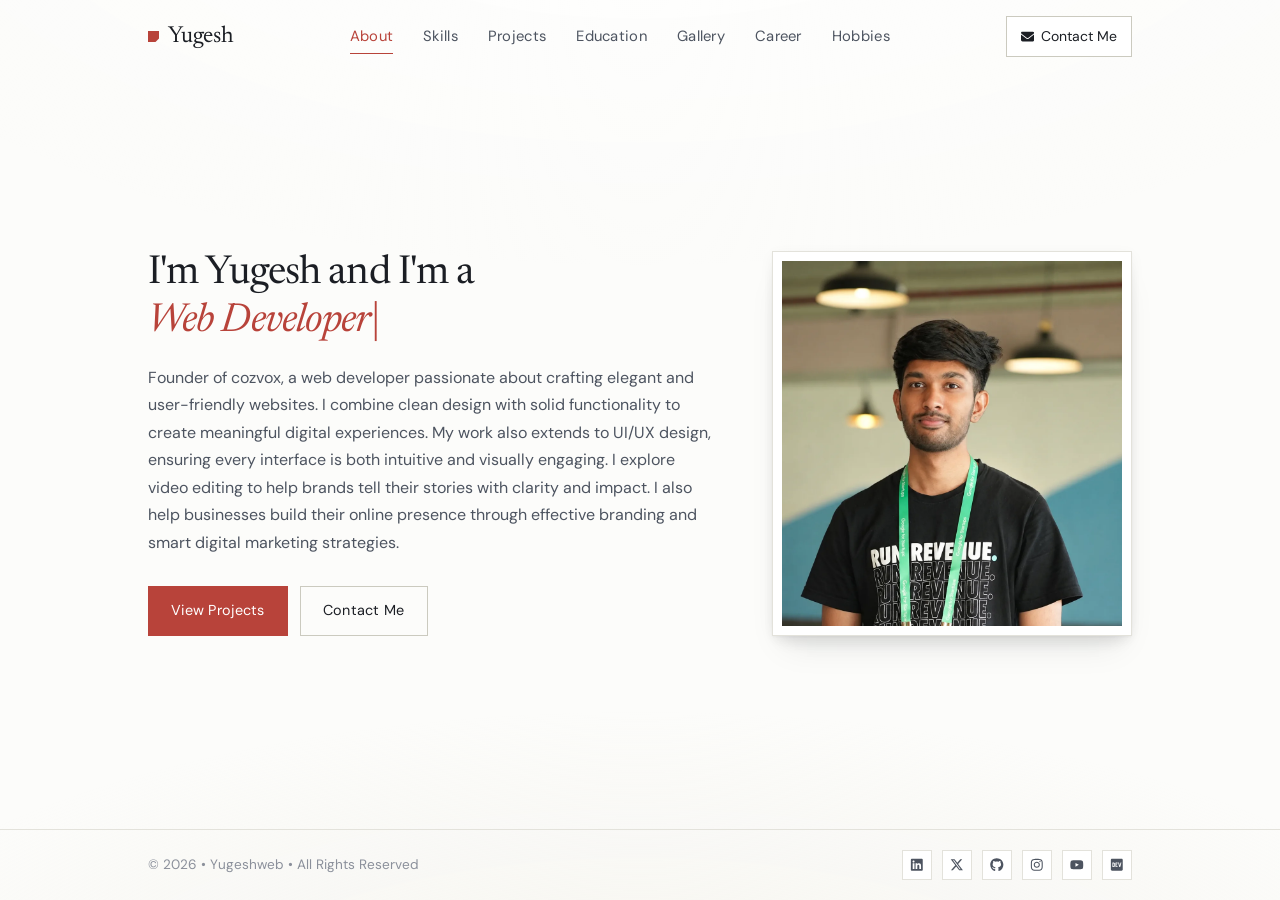
<file: index.html>
<!DOCTYPE html>
<html lang="en">

<head>
    <meta charset="utf-8">
    <meta name="viewport" content="width=device-width, initial-scale=1">
    <title>Yugesh K — Web Developer & UI/UX Designer</title>
    <meta name="description" content="Yugesh K is a web developer, UI/UX designer and cybersecurity enthusiast in Bengaluru, India. Founder of cozvox, building elegant and user-friendly digital experiences.">
    <meta name="author" content="Yugesh K">
    <meta name="theme-color" content="#fcfcfa">
    <link rel="canonical" href="https://yugeshweb.com/">

    <meta property="og:type" content="profile">
    <meta property="og:site_name" content="Yugesh K">
    <meta property="og:title" content="Yugesh K — Web Developer & UI/UX Designer">
    <meta property="og:description" content="Web developer, UI/UX designer and cybersecurity enthusiast in Bengaluru. Founder of cozvox.">
    <meta property="og:url" content="https://yugeshweb.com/">
    <meta property="og:image" content="https://yugeshweb.com/Assets/yugesh.jpg">
    <meta property="og:image:alt" content="Portrait of Yugesh K">
    <meta property="og:locale" content="en_US">
    <meta name="twitter:card" content="summary_large_image">
    <meta name="twitter:site" content="@yugeshweb">
    <meta name="twitter:creator" content="@yugeshweb">
    <link rel="preload" href="/Assets/fonts/newsreader-normal-400-latin.woff2" as="font" type="font/woff2" crossorigin>
    <link rel="preload" href="/Assets/fonts/dmsans-normal-400-latin.woff2" as="font" type="font/woff2" crossorigin>
    <link rel="stylesheet" href="/SRC/style/style.css">
    <link rel="icon" href="/Assets/favicons/favicon.png" type="image/png" sizes="48x48">
    <link rel="apple-touch-icon" href="/Assets/favicons/apple-touch-icon.png">
<script type="application/ld+json">
    {
      "@context": "https://schema.org",
      "@graph": [
        {
          "@type": "Person",
          "@id": "https://yugeshweb.com/#person",
          "name": "Yugesh K",
          "alternateName": "yugeshweb",
          "url": "https://yugeshweb.com/",
          "image": "https://yugeshweb.com/Assets/yugesh.jpg",
          "jobTitle": "Web Developer",
          "description": "Web developer, UI/UX designer and cybersecurity enthusiast based in Bengaluru, India. Founder of cozvox.",
          "email": "mailto:yugeshweb@gmail.com",
          "nationality": {
            "@type": "Country",
            "name": "India"
          },
          "address": {
            "@type": "PostalAddress",
            "addressLocality": "Bengaluru",
            "addressRegion": "Karnataka",
            "addressCountry": "IN"
          },
          "worksFor": {
            "@type": "Organization",
            "name": "cozvox",
            "url": "https://cozvox.com"
          },
          "alumniOf": [
            {
              "@type": "CollegeOrUniversity",
              "name": "Dayananda Sagar College Of Engineering"
            },
            {
              "@type": "EducationalOrganization",
              "name": "ST. Claret Pre University College"
            },
            {
              "@type": "EducationalOrganization",
              "name": "MES Kishore Kendra Public School"
            }
          ],
          "knowsAbout": [
            "Web Development",
            "React",
            "Next.js",
            "JavaScript",
            "Node.js",
            "Python",
            "Tailwind CSS",
            "UI/UX Design",
            "Figma",
            "Video Editing",
            "Cybersecurity",
            "Digital Marketing"
          ],
          "sameAs": [
            "https://www.linkedin.com/in/yugeshweb",
            "https://github.com/yugeshweb",
            "https://x.com/yugeshweb",
            "https://www.instagram.com/yugeshweb",
            "https://www.youtube.com/@yugeshweb",
            "https://www.facebook.com/yugeshweb",
            "https://www.reddit.com/user/yugeshweb/",
            "https://in.pinterest.com/yugeshweb",
            "https://medium.com/@yugeshweb",
            "https://www.snapchat.com/add/yugeshweb",
            "https://www.threads.net/@yugeshweb",
            "https://tiktok.com/yugeshweb",
            "https://www.quora.com/profile/yugeshweb",
            "https://dev.to/yugeshweb",
            "https://hashnode.com/@yugeshweb",
            "https://devrant.com/users/yugeshweb",
            "https://gitlab.com/yugeshweb",
            "https://stackoverflow.com/users/30959328/yugeshweb",
            "https://codepen.io/yugeshweb",
            "https://replit.com/@yugeshweb",
            "https://dribbble.com/yugeshweb",
            "https://www.producthunt.com/@yugeshweb",
            "https://peerlist.io/yugeshweb",
            "https://openprofile.dev/profile/yugeshweb",
            "https://wellfound.com/u/yugeshweb",
            "https://www.credly.com/users/yugeshweb",
            "https://g.dev/yugeshweb",
            "https://leetcode.com/u/yugeshweb",
            "https://www.geeksforgeeks.org/user/yugeshweb",
            "https://www.hackerrank.com/profile/yugeshweb",
            "https://www.codechef.com/users/yugeshweb",
            "https://www.hackerearth.com/@yugeshweb",
            "https://www.kaggle.com/yugeshweb",
            "https://tryhackme.com/p/yugeshweb",
            "https://play.picoctf.org/users/yugeshweb",
            "https://cyberdefenders.org/p/yugeshweb",
            "https://app.letsdefend.io/user/yugeshweb",
            "https://arena.colosseum.org/profiles/yugeshweb",
            "https://www.twitch.tv/yugeshweb",
            "https://www.fiverr.com/yugeshweb",
            "https://www.freelancer.com/u/yugeshweb",
            "https://discord.com/users/yugeshweb",
            "https://lu.ma/user/yugeshweb",
            "https://www.chess.com/member/yugeshweb",
            "https://g.co/kgs/Ro3tGih"
          ]
        },
        {
          "@type": "WebSite",
          "@id": "https://yugeshweb.com/#website",
          "url": "https://yugeshweb.com/",
          "name": "Yugesh K",
          "description": "Portfolio of Yugesh K — web developer, UI/UX designer and cybersecurity enthusiast.",
          "inLanguage": "en",
          "publisher": {
            "@id": "https://yugeshweb.com/#person"
          }
        },
        {
          "@type": "ProfilePage",
          "@id": "https://yugeshweb.com/#webpage",
          "url": "https://yugeshweb.com/",
          "name": "Yugesh K — Web Developer & UI/UX Designer",
          "isPartOf": {
            "@id": "https://yugeshweb.com/#website"
          },
          "about": {
            "@id": "https://yugeshweb.com/#person"
          },
          "mainEntity": {
            "@id": "https://yugeshweb.com/#person"
          },
          "inLanguage": "en"
        }
      ]
    }
    </script>

</head>

<body>

    <header class="header" id="header">
        <a href="/" class="logo"><span class="main-icon"></span><span>Yugesh</span></a>

        <div class="navbar">
            <a href="/" class="active">About</a>
            <a href="/skills">Skills</a>
            <a href="/projects">Projects</a>
            <a href="/education">Education</a>
            <a href="/gallery">Gallery</a>
            <a href="/career">Career</a>
            <a href="/hobbies">Hobbies</a>

        </div>

        <div class="main">
            <a href="/contact" class="user main-items"><svg class="cm-icon" xmlns="http://www.w3.org/2000/svg" viewBox="0 0 512 512" width="1em" height="1em" fill="currentColor" aria-hidden="true" focusable="false"><path d="M48 64C21.5 64 0 85.5 0 112c0 15.1 7.1 29.3 19.2 38.4L236.8 313.6c11.4 8.5 27 8.5 38.4 0L492.8 150.4c12.1-9.1 19.2-23.3 19.2-38.4c0-26.5-21.5-48-48-48L48 64zM0 176L0 384c0 35.3 28.7 64 64 64l384 0c35.3 0 64-28.7 64-64l0-208L294.4 339.2c-22.8 17.1-54 17.1-76.8 0L0 176z"/></svg>Contact
                Me</a>
            <div class="main-items menu-icon-container" id="menu-icon-js">
                <div class="menu-bars" id="menu-icon" aria-hidden="true"><span></span><span></span><span></span></div>
            </div>
        </div>
    </header>

    <div class="page">
        <main class="about" id="about">
            <div class="about-content">
                <div class="column right">
                    <img src="/Assets/yugesh.webp" alt="Yugesh K" width="1254" height="1254" decoding="async">
                </div>
                <div class="column left">
                    <h1 class="text"><span class="text-lead">I'm Yugesh and I'm a</span><span class="text-role"><span id="typed" class="iAm"></span></span></h1>
                    <p>
                        Founder of cozvox, a web developer passionate about crafting elegant and user-friendly websites.
                        I combine clean design with solid functionality to create meaningful digital experiences.
                        My work also extends to UI/UX design, ensuring every interface is both intuitive and visually
                        engaging.
                        I explore video editing to help brands tell their stories with clarity and impact.
                        I also help businesses build their online presence through effective branding and smart digital
                        marketing strategies.

                    </p>
                    <div class="buttons">
                        <a href="/projects">View Projects</a>
                        <a href="/contact" class="cm-button">Contact Me</a>
                    </div>
                </div>
            </div>
        </main>

        <footer class="footer">
            <div class="left">
                &copy; 2026 • Yugeshweb • All Rights Reserved
            </div>
            <div class="right">

                <div class="social"><a href="https://www.linkedin.com/in/yugeshweb" target="_blank" rel="noopener noreferrer" aria-label="LinkedIn"><svg xmlns="http://www.w3.org/2000/svg" viewBox="0 0 448 512" width="1em" height="1em" fill="currentColor" aria-hidden="true" focusable="false"><path d="M416 32L31.9 32C14.3 32 0 46.5 0 64.3L0 447.7C0 465.5 14.3 480 31.9 480L416 480c17.6 0 32-14.5 32-32.3l0-383.4C448 46.5 433.6 32 416 32zM135.4 416l-66 0 0-213.8 66.5 0 0 213.8-.5 0zm-33.2-243c-21.3 0-38.5-17.3-38.5-38.5S80.9 96 102.2 96c21.2 0 38.5 17.3 38.5 38.5c0 21.3-17.2 38.5-38.5 38.5zm282.1 243l-66.4 0 0-104c0-24.8-.5-56.7-34.5-56.7c-34.6 0-39.9 27-39.9 54.9l0 105.8-66.4 0 0-213.8 63.7 0 0 29.2 .9 0c8.9-16.8 30.6-34.5 62.9-34.5c67.2 0 79.7 44.3 79.7 101.9l0 117.2z"/></svg></a></div>
                <div class="social"><a href="https://x.com/yugeshweb" target="_blank" rel="noopener noreferrer" aria-label="X (Twitter)"><svg xmlns="http://www.w3.org/2000/svg" viewBox="0 0 512 512" width="1em" height="1em" fill="currentColor" aria-hidden="true" focusable="false"><path d="M389.2 48h70.6L305.6 224.2 487 464H345L233.7 318.6 106.5 464H35.8L200.7 275.5 26.8 48H172.4L272.9 180.9 389.2 48zM364.4 421.8h39.1L151.1 88h-42L364.4 421.8z"/></svg></a></div>
                <div class="social"><a href="https://github.com/yugeshweb" target="_blank" rel="noopener noreferrer" aria-label="GitHub"><svg xmlns="http://www.w3.org/2000/svg" viewBox="0 0 496 512" width="1em" height="1em" fill="currentColor" aria-hidden="true" focusable="false"><path d="M165.9 397.4c0 2-2.3 3.6-5.2 3.6-3.3 .3-5.6-1.3-5.6-3.6 0-2 2.3-3.6 5.2-3.6 3-.3 5.6 1.3 5.6 3.6zm-31.1-4.5c-.7 2 1.3 4.3 4.3 4.9 2.6 1 5.6 0 6.2-2s-1.3-4.3-4.3-5.2c-2.6-.7-5.5 .3-6.2 2.3zm44.2-1.7c-2.9 .7-4.9 2.6-4.6 4.9 .3 2 2.9 3.3 5.9 2.6 2.9-.7 4.9-2.6 4.6-4.6-.3-1.9-3-3.2-5.9-2.9zM244.8 8C106.1 8 0 113.3 0 252c0 110.9 69.8 205.8 169.5 239.2 12.8 2.3 17.3-5.6 17.3-12.1 0-6.2-.3-40.4-.3-61.4 0 0-70 15-84.7-29.8 0 0-11.4-29.1-27.8-36.6 0 0-22.9-15.7 1.6-15.4 0 0 24.9 2 38.6 25.8 21.9 38.6 58.6 27.5 72.9 20.9 2.3-16 8.8-27.1 16-33.7-55.9-6.2-112.3-14.3-112.3-110.5 0-27.5 7.6-41.3 23.6-58.9-2.6-6.5-11.1-33.3 2.6-67.9 20.9-6.5 69 27 69 27 20-5.6 41.5-8.5 62.8-8.5s42.8 2.9 62.8 8.5c0 0 48.1-33.6 69-27 13.7 34.7 5.2 61.4 2.6 67.9 16 17.7 25.8 31.5 25.8 58.9 0 96.5-58.9 104.2-114.8 110.5 9.2 7.9 17 22.9 17 46.4 0 33.7-.3 75.4-.3 83.6 0 6.5 4.6 14.4 17.3 12.1C428.2 457.8 496 362.9 496 252 496 113.3 383.5 8 244.8 8zM97.2 352.9c-1.3 1-1 3.3 .7 5.2 1.6 1.6 3.9 2.3 5.2 1 1.3-1 1-3.3-.7-5.2-1.6-1.6-3.9-2.3-5.2-1zm-10.8-8.1c-.7 1.3 .3 2.9 2.3 3.9 1.6 1 3.6 .7 4.3-.7 .7-1.3-.3-2.9-2.3-3.9-2-.6-3.6-.3-4.3 .7zm32.4 35.6c-1.6 1.3-1 4.3 1.3 6.2 2.3 2.3 5.2 2.6 6.5 1 1.3-1.3 .7-4.3-1.3-6.2-2.2-2.3-5.2-2.6-6.5-1zm-11.4-14.7c-1.6 1-1.6 3.6 0 5.9s4.3 3.3 5.6 2.3c1.6-1.3 1.6-3.9 0-6.2-1.4-2.3-4-3.3-5.6-2z"/></svg></a></div>
                <div class="social"><a href="https://www.instagram.com/yugeshweb" target="_blank" rel="noopener noreferrer" aria-label="Instagram"><svg xmlns="http://www.w3.org/2000/svg" viewBox="0 0 448 512" width="1em" height="1em" fill="currentColor" aria-hidden="true" focusable="false"><path d="M224.1 141c-63.6 0-114.9 51.3-114.9 114.9s51.3 114.9 114.9 114.9S339 319.5 339 255.9 287.7 141 224.1 141zm0 189.6c-41.1 0-74.7-33.5-74.7-74.7s33.5-74.7 74.7-74.7 74.7 33.5 74.7 74.7-33.6 74.7-74.7 74.7zm146.4-194.3c0 14.9-12 26.8-26.8 26.8-14.9 0-26.8-12-26.8-26.8s12-26.8 26.8-26.8 26.8 12 26.8 26.8zm76.1 27.2c-1.7-35.9-9.9-67.7-36.2-93.9-26.2-26.2-58-34.4-93.9-36.2-37-2.1-147.9-2.1-184.9 0-35.8 1.7-67.6 9.9-93.9 36.1s-34.4 58-36.2 93.9c-2.1 37-2.1 147.9 0 184.9 1.7 35.9 9.9 67.7 36.2 93.9s58 34.4 93.9 36.2c37 2.1 147.9 2.1 184.9 0 35.9-1.7 67.7-9.9 93.9-36.2 26.2-26.2 34.4-58 36.2-93.9 2.1-37 2.1-147.8 0-184.8zM398.8 388c-7.8 19.6-22.9 34.7-42.6 42.6-29.5 11.7-99.5 9-132.1 9s-102.7 2.6-132.1-9c-19.6-7.8-34.7-22.9-42.6-42.6-11.7-29.5-9-99.5-9-132.1s-2.6-102.7 9-132.1c7.8-19.6 22.9-34.7 42.6-42.6 29.5-11.7 99.5-9 132.1-9s102.7-2.6 132.1 9c19.6 7.8 34.7 22.9 42.6 42.6 11.7 29.5 9 99.5 9 132.1s2.7 102.7-9 132.1z"/></svg></a></div>
                <div class="social"><a href="https://youtube.com/@yugeshweb" target="_blank" rel="noopener noreferrer" aria-label="YouTube"><svg xmlns="http://www.w3.org/2000/svg" viewBox="0 0 576 512" width="1em" height="1em" fill="currentColor" aria-hidden="true" focusable="false"><path d="M549.7 124.1c-6.3-23.7-24.8-42.3-48.3-48.6C458.8 64 288 64 288 64S117.2 64 74.6 75.5c-23.5 6.3-42 24.9-48.3 48.6-11.4 42.9-11.4 132.3-11.4 132.3s0 89.4 11.4 132.3c6.3 23.7 24.8 41.5 48.3 47.8C117.2 448 288 448 288 448s170.8 0 213.4-11.5c23.5-6.3 42-24.2 48.3-47.8 11.4-42.9 11.4-132.3 11.4-132.3s0-89.4-11.4-132.3zm-317.5 213.5V175.2l142.7 81.2-142.7 81.2z"/></svg></a></div>
                <div class="social"><a href="https://dev.to/yugeshweb" target="_blank" rel="noopener noreferrer" aria-label="DEV Community"><svg xmlns="http://www.w3.org/2000/svg" viewBox="0 0 448 512" width="1em" height="1em" fill="currentColor" aria-hidden="true" focusable="false"><path d="M120.12 208.29c-3.88-2.9-7.77-4.35-11.65-4.35H91.03v104.47h17.45c3.88 0 7.77-1.45 11.65-4.35 3.88-2.9 5.82-7.25 5.82-13.06v-69.65c-.01-5.8-1.96-10.16-5.83-13.06zM404.1 32H43.9C19.7 32 .06 51.59 0 75.8v360.4C.06 460.41 19.7 480 43.9 480h360.2c24.21 0 43.84-19.59 43.9-43.8V75.8c-.06-24.21-19.7-43.8-43.9-43.8zM154.2 291.19c0 18.81-11.61 47.31-48.36 47.25h-46.4V172.98h47.38c35.44 0 47.36 28.46 47.37 47.28l.01 70.93zm100.68-88.66H201.6v38.42h32.57v29.57H201.6v38.41h53.29v29.57h-62.18c-11.16.29-20.44-8.53-20.72-19.69V193.7c-.27-11.15 8.56-20.41 19.71-20.69h63.19l-.01 29.52zm103.64 115.29c-13.2 30.75-36.85 24.63-47.44 0l-38.53-144.8h32.57l29.71 113.72 29.57-113.72h32.58l-38.46 144.8z"/></svg></a></div>
            </div>
        </footer>
    </div>

    <div class="nav-touch-close" id="nav-tc-js"></div>
    <script src="/SRC/script/script.js"></script>

    <script src="/SRC/vendor/typed.umd.js"></script>
    <script>
        var typed = new Typed('#typed', {
            strings: ['Web Developer', 'Graphic Designer', 'Video Editor', 'Digital Marketer', 'UI/UX Designer', 'Web Developer'],
            typeSpeed: 55,
        });
    </script>
</body>
</html>
</file>
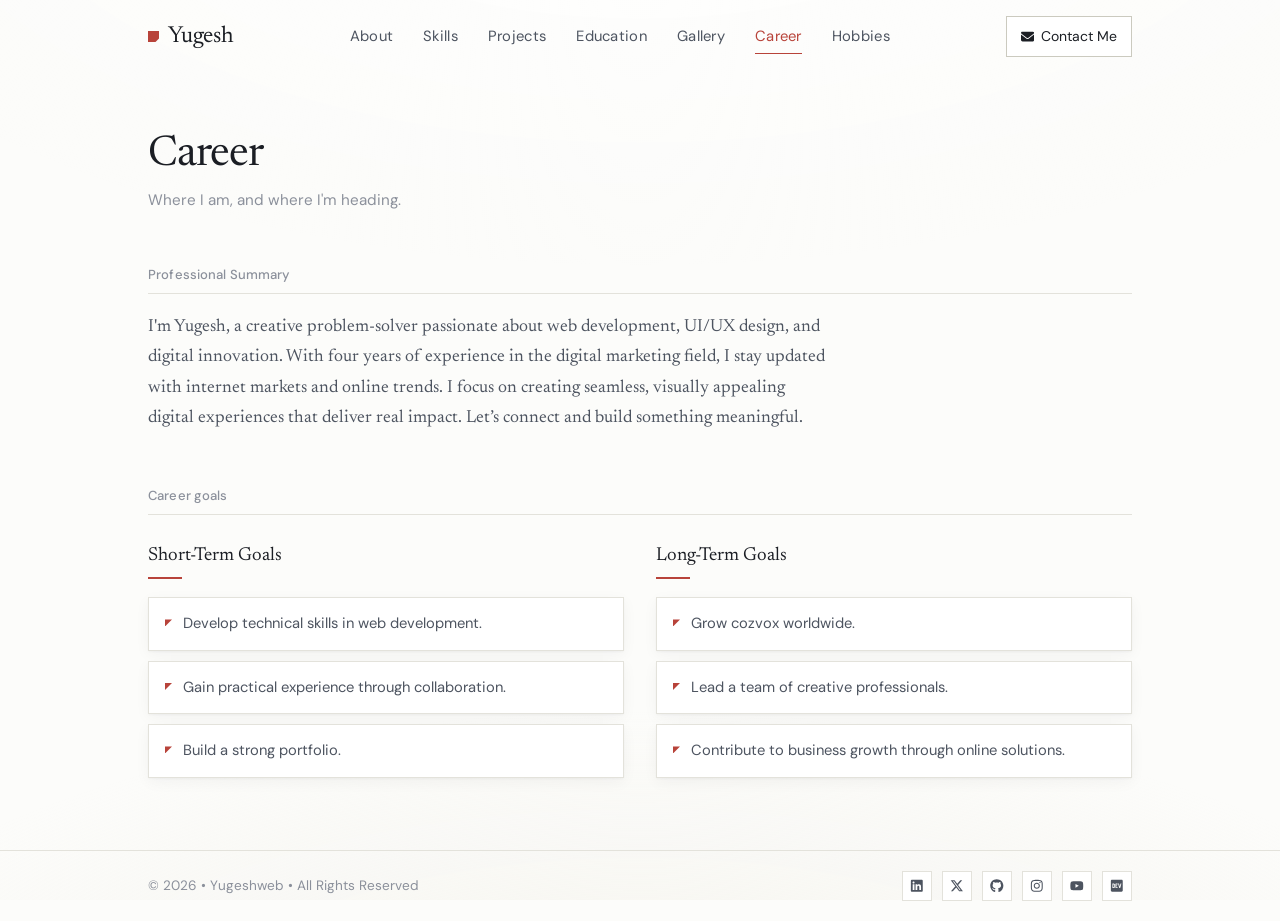
<file: career.html>
<!DOCTYPE html>
<html lang="en">

<head>
    <meta charset="utf-8">
    <meta name="viewport" content="width=device-width, initial-scale=1">
    <title>Career | Yugesh K</title>
    <meta name="description" content="Professional summary and career goals of Yugesh K, founder of cozvox, focused on web development, UI/UX design and digital innovation.">
    <meta name="author" content="Yugesh K">
    <meta name="theme-color" content="#fcfcfa">
    <link rel="canonical" href="https://yugeshweb.com/career">

    <meta property="og:type" content="website">
    <meta property="og:site_name" content="Yugesh K">
    <meta property="og:title" content="Career — Yugesh K">
    <meta property="og:description" content="Professional summary and career goals of Yugesh K, founder of cozvox, focused on web development, UI/UX design and digital innovation.">
    <meta property="og:url" content="https://yugeshweb.com/career">
    <meta property="og:image" content="https://yugeshweb.com/Assets/yugesh.jpg">
    <meta property="og:locale" content="en_US">
    <meta name="twitter:card" content="summary_large_image">
    <meta name="twitter:site" content="@yugeshweb">
    <link rel="preload" href="/Assets/fonts/newsreader-normal-400-latin.woff2" as="font" type="font/woff2" crossorigin>
    <link rel="preload" href="/Assets/fonts/dmsans-normal-400-latin.woff2" as="font" type="font/woff2" crossorigin>
    <link rel="stylesheet" href="/SRC/style/style.css">
    <link rel="icon" href="/Assets/favicons/favicon.png" type="image/png" sizes="48x48">
    <link rel="apple-touch-icon" href="/Assets/favicons/apple-touch-icon.png">
<script async src="https://www.googletagmanager.com/gtag/js?id=G-00RCDTLY60"></script>
    <script>
        window.dataLayer = window.dataLayer || [];
        function gtag() { dataLayer.push(arguments); }
        gtag('js', new Date());
        gtag('config', 'G-00RCDTLY60');
    </script>
</head>

<body>

    <header class="header" id="header">
        <a href="/" class="logo"><span class="main-icon"></span><span>Yugesh</span></a>

        <div class="navbar">
            <a href="/">About</a>
            <a href="/skills">Skills</a>
            <a href="/projects">Projects</a>
            <a href="/education">Education</a>
            <a href="/gallery">Gallery</a>
            <a href="/career" class="active">Career</a>
            <a href="/hobbies">Hobbies</a>

        </div>

        <div class="main">
            <a href="/contact" class="user main-items"><svg class="cm-icon" xmlns="http://www.w3.org/2000/svg" viewBox="0 0 512 512" width="1em" height="1em" fill="currentColor" aria-hidden="true" focusable="false"><path d="M48 64C21.5 64 0 85.5 0 112c0 15.1 7.1 29.3 19.2 38.4L236.8 313.6c11.4 8.5 27 8.5 38.4 0L492.8 150.4c12.1-9.1 19.2-23.3 19.2-38.4c0-26.5-21.5-48-48-48L48 64zM0 176L0 384c0 35.3 28.7 64 64 64l384 0c35.3 0 64-28.7 64-64l0-208L294.4 339.2c-22.8 17.1-54 17.1-76.8 0L0 176z"/></svg>Contact Me</a>
            <div class="main-items menu-icon-container" id="menu-icon-js">
                <div class="menu-bars" id="menu-icon" aria-hidden="true"><span></span><span></span><span></span></div>
            </div>
        </div>
    </header>

    <div class="page">
        <main class="career-main">
            <div class="career-section">
                <div class="sheet-head">
                    <h1 class="sheet-title">Career</h1>
                    <p class="sheet-note">Where I am, and where I'm heading.</p>
                </div>
                <div class="professional-summary">
                    <div class="ps-header career-header">
                        <div class="text">Professional Summary</div>
                        <div class="header-line"></div>
                    </div>
                    <div class="texts">I'm Yugesh, a creative problem-solver passionate about web development,
                        UI/UX design, and digital innovation. With four years of experience in the digital marketing field,
                        I stay updated with internet markets and online trends.
                        I focus on creating seamless, visually appealing digital experiences that deliver real impact.
                        Let’s connect and build something meaningful.
                    </div>
                </div>
                <div class="career-goals">
                    <div class="cg-header career-header">
                        <div class="text">Career goals</div>
                        <div class="header-line"></div>
                    </div>
                    <div class="goals">
                        <div class="goals-row short-term-goals">
                            <div class="goals-header">
                                <div class="text">Short-Term Goals</div>
                                <div class="header-line"></div>
                            </div>
                            <div class="texts">
                                <div class="text-row paper">
                                    <div class="tr-icon"></div>Develop technical skills in web development.
                                </div>
                                <div class="text-row paper">
                                    <div class="tr-icon"></div>Gain practical experience through collaboration.
                                </div>
                                <div class="text-row paper">
                                    <div class="tr-icon"></div>Build a strong portfolio.
                                </div>
                            </div>
                        </div>
                        <div class="goals-row long-term-goals">
                            <div class="goals-header">
                                <div class="text">Long-Term Goals</div>
                                <div class="header-line"></div>
                            </div>
                            <div class="texts">
                                <div class="text-row paper">
                                    <div class="tr-icon"></div>Grow cozvox worldwide.
                                </div>
                                <div class="text-row paper">
                                    <div class="tr-icon"></div>Lead a team of creative professionals.
                                </div>
                                <div class="text-row paper">
                                    <div class="tr-icon"></div>Contribute to business growth through online solutions.
                                </div>
                            </div>
                        </div>
                    </div>
                </div>
            </div>
        </main>
        <footer class="footer">
            <div class="left">
                &copy; 2026 • Yugeshweb • All Rights Reserved
            </div>
            <div class="right">
                <div class="social"><a href="https://www.linkedin.com/in/yugeshweb" target="_blank" rel="noopener noreferrer" aria-label="LinkedIn"><svg xmlns="http://www.w3.org/2000/svg" viewBox="0 0 448 512" width="1em" height="1em" fill="currentColor" aria-hidden="true" focusable="false"><path d="M416 32L31.9 32C14.3 32 0 46.5 0 64.3L0 447.7C0 465.5 14.3 480 31.9 480L416 480c17.6 0 32-14.5 32-32.3l0-383.4C448 46.5 433.6 32 416 32zM135.4 416l-66 0 0-213.8 66.5 0 0 213.8-.5 0zm-33.2-243c-21.3 0-38.5-17.3-38.5-38.5S80.9 96 102.2 96c21.2 0 38.5 17.3 38.5 38.5c0 21.3-17.2 38.5-38.5 38.5zm282.1 243l-66.4 0 0-104c0-24.8-.5-56.7-34.5-56.7c-34.6 0-39.9 27-39.9 54.9l0 105.8-66.4 0 0-213.8 63.7 0 0 29.2 .9 0c8.9-16.8 30.6-34.5 62.9-34.5c67.2 0 79.7 44.3 79.7 101.9l0 117.2z"/></svg></a></div>
                <div class="social"><a href="https://x.com/yugeshweb" target="_blank" rel="noopener noreferrer" aria-label="X (Twitter)"><svg xmlns="http://www.w3.org/2000/svg" viewBox="0 0 512 512" width="1em" height="1em" fill="currentColor" aria-hidden="true" focusable="false"><path d="M389.2 48h70.6L305.6 224.2 487 464H345L233.7 318.6 106.5 464H35.8L200.7 275.5 26.8 48H172.4L272.9 180.9 389.2 48zM364.4 421.8h39.1L151.1 88h-42L364.4 421.8z"/></svg></a></div>
                <div class="social"><a href="https://github.com/yugeshweb" target="_blank" rel="noopener noreferrer" aria-label="GitHub"><svg xmlns="http://www.w3.org/2000/svg" viewBox="0 0 496 512" width="1em" height="1em" fill="currentColor" aria-hidden="true" focusable="false"><path d="M165.9 397.4c0 2-2.3 3.6-5.2 3.6-3.3 .3-5.6-1.3-5.6-3.6 0-2 2.3-3.6 5.2-3.6 3-.3 5.6 1.3 5.6 3.6zm-31.1-4.5c-.7 2 1.3 4.3 4.3 4.9 2.6 1 5.6 0 6.2-2s-1.3-4.3-4.3-5.2c-2.6-.7-5.5 .3-6.2 2.3zm44.2-1.7c-2.9 .7-4.9 2.6-4.6 4.9 .3 2 2.9 3.3 5.9 2.6 2.9-.7 4.9-2.6 4.6-4.6-.3-1.9-3-3.2-5.9-2.9zM244.8 8C106.1 8 0 113.3 0 252c0 110.9 69.8 205.8 169.5 239.2 12.8 2.3 17.3-5.6 17.3-12.1 0-6.2-.3-40.4-.3-61.4 0 0-70 15-84.7-29.8 0 0-11.4-29.1-27.8-36.6 0 0-22.9-15.7 1.6-15.4 0 0 24.9 2 38.6 25.8 21.9 38.6 58.6 27.5 72.9 20.9 2.3-16 8.8-27.1 16-33.7-55.9-6.2-112.3-14.3-112.3-110.5 0-27.5 7.6-41.3 23.6-58.9-2.6-6.5-11.1-33.3 2.6-67.9 20.9-6.5 69 27 69 27 20-5.6 41.5-8.5 62.8-8.5s42.8 2.9 62.8 8.5c0 0 48.1-33.6 69-27 13.7 34.7 5.2 61.4 2.6 67.9 16 17.7 25.8 31.5 25.8 58.9 0 96.5-58.9 104.2-114.8 110.5 9.2 7.9 17 22.9 17 46.4 0 33.7-.3 75.4-.3 83.6 0 6.5 4.6 14.4 17.3 12.1C428.2 457.8 496 362.9 496 252 496 113.3 383.5 8 244.8 8zM97.2 352.9c-1.3 1-1 3.3 .7 5.2 1.6 1.6 3.9 2.3 5.2 1 1.3-1 1-3.3-.7-5.2-1.6-1.6-3.9-2.3-5.2-1zm-10.8-8.1c-.7 1.3 .3 2.9 2.3 3.9 1.6 1 3.6 .7 4.3-.7 .7-1.3-.3-2.9-2.3-3.9-2-.6-3.6-.3-4.3 .7zm32.4 35.6c-1.6 1.3-1 4.3 1.3 6.2 2.3 2.3 5.2 2.6 6.5 1 1.3-1.3 .7-4.3-1.3-6.2-2.2-2.3-5.2-2.6-6.5-1zm-11.4-14.7c-1.6 1-1.6 3.6 0 5.9s4.3 3.3 5.6 2.3c1.6-1.3 1.6-3.9 0-6.2-1.4-2.3-4-3.3-5.6-2z"/></svg></a></div>
                <div class="social"><a href="https://www.instagram.com/yugeshweb" target="_blank" rel="noopener noreferrer" aria-label="Instagram"><svg xmlns="http://www.w3.org/2000/svg" viewBox="0 0 448 512" width="1em" height="1em" fill="currentColor" aria-hidden="true" focusable="false"><path d="M224.1 141c-63.6 0-114.9 51.3-114.9 114.9s51.3 114.9 114.9 114.9S339 319.5 339 255.9 287.7 141 224.1 141zm0 189.6c-41.1 0-74.7-33.5-74.7-74.7s33.5-74.7 74.7-74.7 74.7 33.5 74.7 74.7-33.6 74.7-74.7 74.7zm146.4-194.3c0 14.9-12 26.8-26.8 26.8-14.9 0-26.8-12-26.8-26.8s12-26.8 26.8-26.8 26.8 12 26.8 26.8zm76.1 27.2c-1.7-35.9-9.9-67.7-36.2-93.9-26.2-26.2-58-34.4-93.9-36.2-37-2.1-147.9-2.1-184.9 0-35.8 1.7-67.6 9.9-93.9 36.1s-34.4 58-36.2 93.9c-2.1 37-2.1 147.9 0 184.9 1.7 35.9 9.9 67.7 36.2 93.9s58 34.4 93.9 36.2c37 2.1 147.9 2.1 184.9 0 35.9-1.7 67.7-9.9 93.9-36.2 26.2-26.2 34.4-58 36.2-93.9 2.1-37 2.1-147.8 0-184.8zM398.8 388c-7.8 19.6-22.9 34.7-42.6 42.6-29.5 11.7-99.5 9-132.1 9s-102.7 2.6-132.1-9c-19.6-7.8-34.7-22.9-42.6-42.6-11.7-29.5-9-99.5-9-132.1s-2.6-102.7 9-132.1c7.8-19.6 22.9-34.7 42.6-42.6 29.5-11.7 99.5-9 132.1-9s102.7-2.6 132.1 9c19.6 7.8 34.7 22.9 42.6 42.6 11.7 29.5 9 99.5 9 132.1s2.7 102.7-9 132.1z"/></svg></a></div>
                <div class="social"><a href="https://youtube.com/@yugeshweb" target="_blank" rel="noopener noreferrer" aria-label="YouTube"><svg xmlns="http://www.w3.org/2000/svg" viewBox="0 0 576 512" width="1em" height="1em" fill="currentColor" aria-hidden="true" focusable="false"><path d="M549.7 124.1c-6.3-23.7-24.8-42.3-48.3-48.6C458.8 64 288 64 288 64S117.2 64 74.6 75.5c-23.5 6.3-42 24.9-48.3 48.6-11.4 42.9-11.4 132.3-11.4 132.3s0 89.4 11.4 132.3c6.3 23.7 24.8 41.5 48.3 47.8C117.2 448 288 448 288 448s170.8 0 213.4-11.5c23.5-6.3 42-24.2 48.3-47.8 11.4-42.9 11.4-132.3 11.4-132.3s0-89.4-11.4-132.3zm-317.5 213.5V175.2l142.7 81.2-142.7 81.2z"/></svg></a></div>
                <div class="social"><a href="https://dev.to/yugeshweb" target="_blank" rel="noopener noreferrer" aria-label="DEV Community"><svg xmlns="http://www.w3.org/2000/svg" viewBox="0 0 448 512" width="1em" height="1em" fill="currentColor" aria-hidden="true" focusable="false"><path d="M120.12 208.29c-3.88-2.9-7.77-4.35-11.65-4.35H91.03v104.47h17.45c3.88 0 7.77-1.45 11.65-4.35 3.88-2.9 5.82-7.25 5.82-13.06v-69.65c-.01-5.8-1.96-10.16-5.83-13.06zM404.1 32H43.9C19.7 32 .06 51.59 0 75.8v360.4C.06 460.41 19.7 480 43.9 480h360.2c24.21 0 43.84-19.59 43.9-43.8V75.8c-.06-24.21-19.7-43.8-43.9-43.8zM154.2 291.19c0 18.81-11.61 47.31-48.36 47.25h-46.4V172.98h47.38c35.44 0 47.36 28.46 47.37 47.28l.01 70.93zm100.68-88.66H201.6v38.42h32.57v29.57H201.6v38.41h53.29v29.57h-62.18c-11.16.29-20.44-8.53-20.72-19.69V193.7c-.27-11.15 8.56-20.41 19.71-20.69h63.19l-.01 29.52zm103.64 115.29c-13.2 30.75-36.85 24.63-47.44 0l-38.53-144.8h32.57l29.71 113.72 29.57-113.72h32.58l-38.46 144.8z"/></svg></a></div>
            </div>
        </footer>
    </div>

        <div class="nav-touch-close" id="nav-tc-js"></div>
    <script src="/SRC/script/script.js"></script>

</body>

</html>
</file>
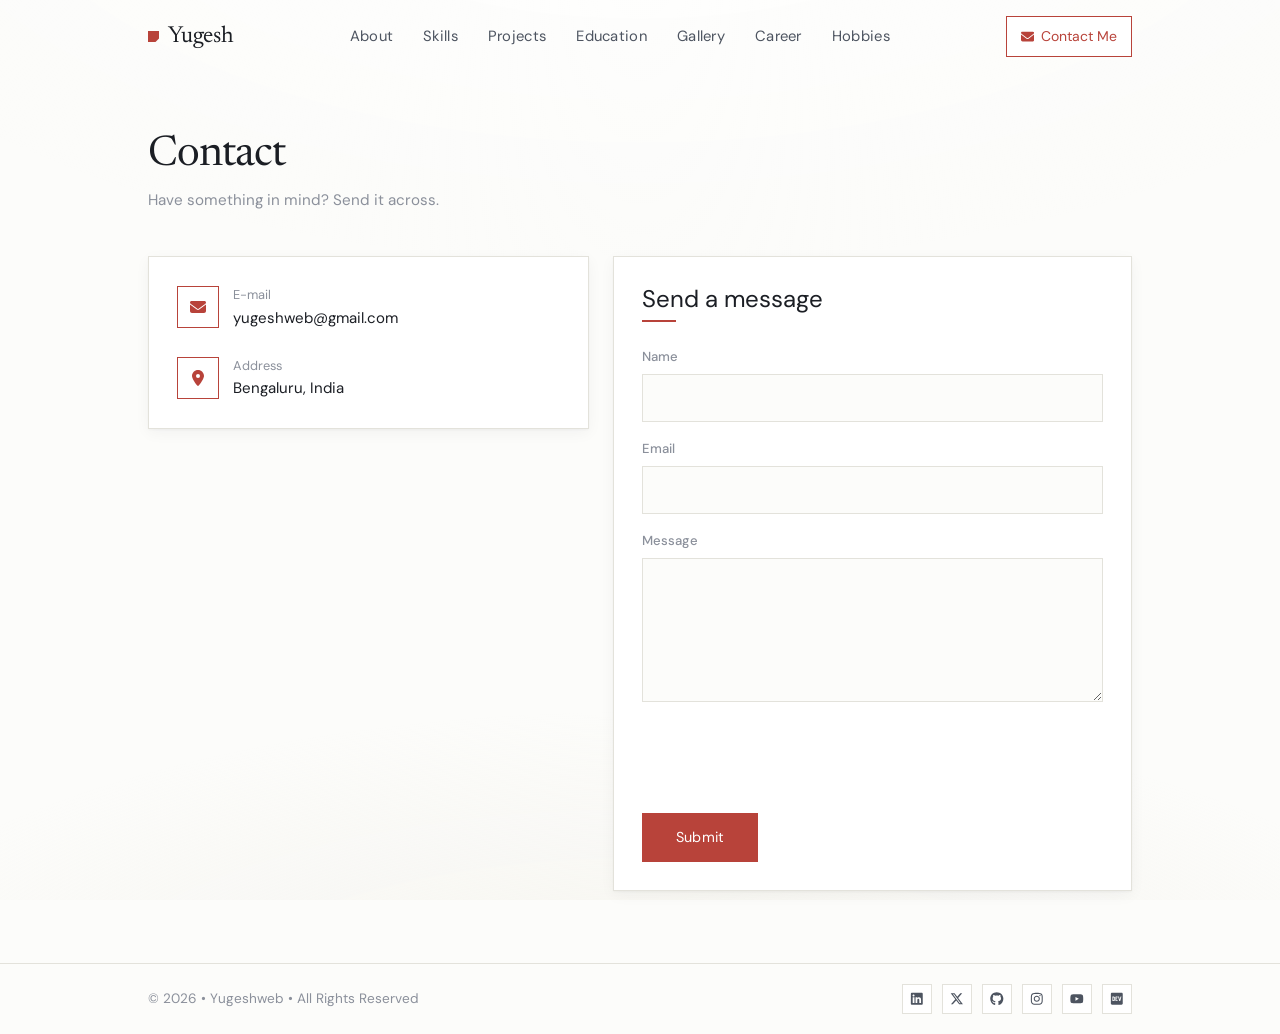
<file: contact.html>
<!DOCTYPE html>
<html lang="en">

<head>
    <meta charset="utf-8">
    <meta name="viewport" content="width=device-width, initial-scale=1">
    <title>Contact | Yugesh K</title>
    <meta name="description" content="Get in touch with Yugesh K for web development, UI/UX design, video editing and digital marketing projects.">
    <meta name="author" content="Yugesh K">
    <meta name="theme-color" content="#fcfcfa">
    <link rel="canonical" href="https://yugeshweb.com/contact">

    <meta property="og:type" content="website">
    <meta property="og:site_name" content="Yugesh K">
    <meta property="og:title" content="Contact — Yugesh K">
    <meta property="og:description" content="Get in touch with Yugesh K for web development, UI/UX design, video editing and digital marketing projects.">
    <meta property="og:url" content="https://yugeshweb.com/contact">
    <meta property="og:image" content="https://yugeshweb.com/Assets/yugesh.jpg">
    <meta property="og:locale" content="en_US">
    <meta name="twitter:card" content="summary_large_image">
    <meta name="twitter:site" content="@yugeshweb">
    <link rel="preload" href="/Assets/fonts/newsreader-normal-400-latin.woff2" as="font" type="font/woff2" crossorigin>
    <link rel="preload" href="/Assets/fonts/dmsans-normal-400-latin.woff2" as="font" type="font/woff2" crossorigin>
    <link rel="stylesheet" href="/SRC/style/style.css">
    <link rel="icon" href="/Assets/favicons/favicon.png" type="image/png" sizes="48x48">
    <link rel="apple-touch-icon" href="/Assets/favicons/apple-touch-icon.png">
<script async src="https://www.googletagmanager.com/gtag/js?id=G-00RCDTLY60"></script>
    <script>
        window.dataLayer = window.dataLayer || [];
        function gtag() { dataLayer.push(arguments); }
        gtag('js', new Date());
        gtag('config', 'G-00RCDTLY60');
    </script>
</head>

<body>

    <header class="header" id="header">
        <a href="/" class="logo"><span class="main-icon"></span><span>Yugesh</span></a>

        <div class="navbar">
            <a href="/">About</a>
            <a href="/skills">Skills</a>
            <a href="/projects">Projects</a>
            <a href="/education">Education</a>
            <a href="/gallery">Gallery</a>
            <a href="/career">Career</a>
            <a href="/hobbies">Hobbies</a>

        </div>

        <div class="main">
            <a href="/contact" class="user main-items active"><svg class="cm-icon" xmlns="http://www.w3.org/2000/svg" viewBox="0 0 512 512" width="1em" height="1em" fill="currentColor" aria-hidden="true" focusable="false"><path d="M48 64C21.5 64 0 85.5 0 112c0 15.1 7.1 29.3 19.2 38.4L236.8 313.6c11.4 8.5 27 8.5 38.4 0L492.8 150.4c12.1-9.1 19.2-23.3 19.2-38.4c0-26.5-21.5-48-48-48L48 64zM0 176L0 384c0 35.3 28.7 64 64 64l384 0c35.3 0 64-28.7 64-64l0-208L294.4 339.2c-22.8 17.1-54 17.1-76.8 0L0 176z"/></svg>Contact Me</a>
            <div class="main-items menu-icon-container" id="menu-icon-js">
                <div class="menu-bars" id="menu-icon" aria-hidden="true"><span></span><span></span><span></span></div>
            </div>
        </div>
    </header>

    <div class="page">
        <main class="contact-main">
            <div class="contact-shell">
                <div class="sheet-head">
                    <h1 class="sheet-title">Contact</h1>
                    <p class="sheet-note">Have something in mind? Send it across.</p>
                </div>
                <div class="contact-full">
                    <div class="contact-section paper">
                        <div class="cs-item email">
                            <div class="icon"><svg xmlns="http://www.w3.org/2000/svg" viewBox="0 0 512 512" width="1em" height="1em" fill="currentColor" aria-hidden="true" focusable="false"><path d="M48 64C21.5 64 0 85.5 0 112c0 15.1 7.1 29.3 19.2 38.4L236.8 313.6c11.4 8.5 27 8.5 38.4 0L492.8 150.4c12.1-9.1 19.2-23.3 19.2-38.4c0-26.5-21.5-48-48-48L48 64zM0 176L0 384c0 35.3 28.7 64 64 64l384 0c35.3 0 64-28.7 64-64l0-208L294.4 339.2c-22.8 17.1-54 17.1-76.8 0L0 176z"/></svg></div>
                            <div class="text">
                                <div class="placeHolder">E-mail</div>
                                <div class="info">yugeshweb@gmail.com</div>
                            </div>
                        </div>

                        <div class="cs-item address">
                            <div class="icon"><svg xmlns="http://www.w3.org/2000/svg" viewBox="0 0 384 512" width="1em" height="1em" fill="currentColor" aria-hidden="true" focusable="false"><path d="M215.7 499.2C267 435 384 279.4 384 192C384 86 298 0 192 0S0 86 0 192c0 87.4 117 243 168.3 307.2c12.3 15.3 35.1 15.3 47.4 0zM192 128a64 64 0 1 1 0 128 64 64 0 1 1 0-128z"/></svg></div>
                            <div class="text">
                                <div class="placeHolder">Address</div>
                                <div class="info">Bengaluru, India</div>
                            </div>
                        </div>
                    </div>
                    <section class="contact-form paper">
                        <h2>Send a message</h2>
                        <div class="border-line"></div>
                        <div class="contact-submit-after">
                            <div class="box">
                                <svg class="csa-icon" xmlns="http://www.w3.org/2000/svg" viewBox="0 0 512 512" width="1em" height="1em" fill="currentColor" aria-hidden="true" focusable="false"><path d="M256 512A256 256 0 1 0 256 0a256 256 0 1 0 0 512zM369 209L241 337c-9.4 9.4-24.6 9.4-33.9 0l-64-64c-9.4-9.4-9.4-24.6 0-33.9s24.6-9.4 33.9 0l47 47L335 175c9.4-9.4 24.6-9.4 33.9 0s9.4 24.6 0 33.9z"/></svg>
                                <div class="csa-text">Message sent successfully</div>
                                <button type="button" class="csa-ok">OK</button>
                            </div>
                        </div>
                        <form id="contact-form" class="form-section" name="contact" method="POST" data-netlify="true" netlify-honeypot="bot-field" novalidate>
                            <input type="hidden" name="form-name" value="contact">
                            <p class="hp-field">
                                <label>Leave this field empty: <input name="bot-field" tabindex="-1"
                                        autocomplete="off"></label>
                            </p>
                            <div class="form-group name-section">
                                <label for="name">Name</label>
                                <input type="text" id="name" name="name" autocomplete="name" required>
                            </div>
                            <div class="form-group">
                                <label for="email">Email</label>
                                <input type="email" id="email" name="email" autocomplete="email" required>
                            </div>
                            <div class="form-group">
                                <label for="message">Message</label>
                                <textarea id="message" name="message" rows="5" required></textarea>
                            </div>
                            <div class="error" role="alert">
                                <svg class="error-icon" xmlns="http://www.w3.org/2000/svg" viewBox="0 0 512 512" width="1em" height="1em" fill="currentColor" aria-hidden="true" focusable="false"><path d="M256 512A256 256 0 1 0 256 0a256 256 0 1 0 0 512zM175 175c9.4-9.4 24.6-9.4 33.9 0l47 47 47-47c9.4-9.4 24.6-9.4 33.9 0s9.4 24.6 0 33.9l-47 47 47 47c9.4 9.4 9.4 24.6 0 33.9s-24.6 9.4-33.9 0l-47-47-47 47c-9.4 9.4-24.6 9.4-33.9 0s-9.4-24.6 0-33.9l47-47-47-47c-9.4-9.4-9.4-24.6 0-33.9z"/></svg>Please fill out all the fields
                            </div>
                            <div class="email-error" role="alert">
                                <svg class="error-icon" xmlns="http://www.w3.org/2000/svg" viewBox="0 0 512 512" width="1em" height="1em" fill="currentColor" aria-hidden="true" focusable="false"><path d="M256 512A256 256 0 1 0 256 0a256 256 0 1 0 0 512zM175 175c9.4-9.4 24.6-9.4 33.9 0l47 47 47-47c9.4-9.4 24.6-9.4 33.9 0s9.4 24.6 0 33.9l-47 47 47 47c9.4 9.4 9.4 24.6 0 33.9s-24.6 9.4-33.9 0l-47-47-47 47c-9.4 9.4-24.6 9.4-33.9 0s-9.4-24.6 0-33.9l47-47-47-47c-9.4-9.4-9.4-24.6 0-33.9z"/></svg>Email address is not valid
                            </div>
                            <div class="send-error" role="alert">
                                <svg class="error-icon" xmlns="http://www.w3.org/2000/svg" viewBox="0 0 512 512" width="1em" height="1em" fill="currentColor" aria-hidden="true" focusable="false"><path d="M256 512A256 256 0 1 0 256 0a256 256 0 1 0 0 512zM175 175c9.4-9.4 24.6-9.4 33.9 0l47 47 47-47c9.4-9.4 24.6-9.4 33.9 0s9.4 24.6 0 33.9l-47 47 47 47c9.4 9.4 9.4 24.6 0 33.9s-24.6 9.4-33.9 0l-47-47-47 47c-9.4 9.4-24.6 9.4-33.9 0s-9.4-24.6 0-33.9l47-47-47-47c-9.4-9.4-9.4-24.6 0-33.9z"/></svg>Could not send right now — please email me directly
                            </div>
                            <!-- Cloudflare Turnstile. The site key is public;
                                 the secret lives in the TURNSTILE_SECRET_KEY
                                 Netlify env var and is verified server-side
                                 by netlify/functions/contact.js. -->
                            <div class="turnstile-holder">
                                <div class="cf-turnstile"
                                    data-sitekey="0x4AAAAAAEVyNXDubP2aueD8"
                                    data-theme="light"
                                    data-action="contact"></div>
                            </div>
                            <div class="captcha-error" role="alert">
                                <svg class="error-icon" xmlns="http://www.w3.org/2000/svg" viewBox="0 0 512 512" width="1em" height="1em" fill="currentColor" aria-hidden="true" focusable="false"><path d="M256 512A256 256 0 1 0 256 0a256 256 0 1 0 0 512zM175 175c9.4-9.4 24.6-9.4 33.9 0l47 47 47-47c9.4-9.4 24.6-9.4 33.9 0s9.4 24.6 0 33.9l-47 47 47 47c9.4 9.4 9.4 24.6 0 33.9s-24.6 9.4-33.9 0l-47-47-47 47c-9.4 9.4-24.6 9.4-33.9 0s-9.4-24.6 0-33.9l47-47-47-47c-9.4-9.4-9.4-24.6 0-33.9z"/></svg>Please complete the verification
                            </div>
                            <button type="submit" id="contact-submit" class="contact-button">
                                <div class="contact-load">
                                    <div class="line"></div>
                                    <div class="line"></div>
                                    <div class="line"></div>
                                </div>
                                <div class="submit-text">Submit</div>
                            </button>
                        </form>
                    </section>
                </div>
            </div>
        </main>
        <footer class="footer">
            <div class="left">
                &copy; 2026 • Yugeshweb • All Rights Reserved
            </div>
            <div class="right">

                <div class="social"><a href="https://www.linkedin.com/in/yugeshweb" target="_blank" rel="noopener noreferrer" aria-label="LinkedIn"><svg xmlns="http://www.w3.org/2000/svg" viewBox="0 0 448 512" width="1em" height="1em" fill="currentColor" aria-hidden="true" focusable="false"><path d="M416 32L31.9 32C14.3 32 0 46.5 0 64.3L0 447.7C0 465.5 14.3 480 31.9 480L416 480c17.6 0 32-14.5 32-32.3l0-383.4C448 46.5 433.6 32 416 32zM135.4 416l-66 0 0-213.8 66.5 0 0 213.8-.5 0zm-33.2-243c-21.3 0-38.5-17.3-38.5-38.5S80.9 96 102.2 96c21.2 0 38.5 17.3 38.5 38.5c0 21.3-17.2 38.5-38.5 38.5zm282.1 243l-66.4 0 0-104c0-24.8-.5-56.7-34.5-56.7c-34.6 0-39.9 27-39.9 54.9l0 105.8-66.4 0 0-213.8 63.7 0 0 29.2 .9 0c8.9-16.8 30.6-34.5 62.9-34.5c67.2 0 79.7 44.3 79.7 101.9l0 117.2z"/></svg></a></div>
                <div class="social"><a href="https://x.com/yugeshweb" target="_blank" rel="noopener noreferrer" aria-label="X (Twitter)"><svg xmlns="http://www.w3.org/2000/svg" viewBox="0 0 512 512" width="1em" height="1em" fill="currentColor" aria-hidden="true" focusable="false"><path d="M389.2 48h70.6L305.6 224.2 487 464H345L233.7 318.6 106.5 464H35.8L200.7 275.5 26.8 48H172.4L272.9 180.9 389.2 48zM364.4 421.8h39.1L151.1 88h-42L364.4 421.8z"/></svg></a></div>
                <div class="social"><a href="https://github.com/yugeshweb" target="_blank" rel="noopener noreferrer" aria-label="GitHub"><svg xmlns="http://www.w3.org/2000/svg" viewBox="0 0 496 512" width="1em" height="1em" fill="currentColor" aria-hidden="true" focusable="false"><path d="M165.9 397.4c0 2-2.3 3.6-5.2 3.6-3.3 .3-5.6-1.3-5.6-3.6 0-2 2.3-3.6 5.2-3.6 3-.3 5.6 1.3 5.6 3.6zm-31.1-4.5c-.7 2 1.3 4.3 4.3 4.9 2.6 1 5.6 0 6.2-2s-1.3-4.3-4.3-5.2c-2.6-.7-5.5 .3-6.2 2.3zm44.2-1.7c-2.9 .7-4.9 2.6-4.6 4.9 .3 2 2.9 3.3 5.9 2.6 2.9-.7 4.9-2.6 4.6-4.6-.3-1.9-3-3.2-5.9-2.9zM244.8 8C106.1 8 0 113.3 0 252c0 110.9 69.8 205.8 169.5 239.2 12.8 2.3 17.3-5.6 17.3-12.1 0-6.2-.3-40.4-.3-61.4 0 0-70 15-84.7-29.8 0 0-11.4-29.1-27.8-36.6 0 0-22.9-15.7 1.6-15.4 0 0 24.9 2 38.6 25.8 21.9 38.6 58.6 27.5 72.9 20.9 2.3-16 8.8-27.1 16-33.7-55.9-6.2-112.3-14.3-112.3-110.5 0-27.5 7.6-41.3 23.6-58.9-2.6-6.5-11.1-33.3 2.6-67.9 20.9-6.5 69 27 69 27 20-5.6 41.5-8.5 62.8-8.5s42.8 2.9 62.8 8.5c0 0 48.1-33.6 69-27 13.7 34.7 5.2 61.4 2.6 67.9 16 17.7 25.8 31.5 25.8 58.9 0 96.5-58.9 104.2-114.8 110.5 9.2 7.9 17 22.9 17 46.4 0 33.7-.3 75.4-.3 83.6 0 6.5 4.6 14.4 17.3 12.1C428.2 457.8 496 362.9 496 252 496 113.3 383.5 8 244.8 8zM97.2 352.9c-1.3 1-1 3.3 .7 5.2 1.6 1.6 3.9 2.3 5.2 1 1.3-1 1-3.3-.7-5.2-1.6-1.6-3.9-2.3-5.2-1zm-10.8-8.1c-.7 1.3 .3 2.9 2.3 3.9 1.6 1 3.6 .7 4.3-.7 .7-1.3-.3-2.9-2.3-3.9-2-.6-3.6-.3-4.3 .7zm32.4 35.6c-1.6 1.3-1 4.3 1.3 6.2 2.3 2.3 5.2 2.6 6.5 1 1.3-1.3 .7-4.3-1.3-6.2-2.2-2.3-5.2-2.6-6.5-1zm-11.4-14.7c-1.6 1-1.6 3.6 0 5.9s4.3 3.3 5.6 2.3c1.6-1.3 1.6-3.9 0-6.2-1.4-2.3-4-3.3-5.6-2z"/></svg></a></div>
                <div class="social"><a href="https://www.instagram.com/yugeshweb" target="_blank" rel="noopener noreferrer" aria-label="Instagram"><svg xmlns="http://www.w3.org/2000/svg" viewBox="0 0 448 512" width="1em" height="1em" fill="currentColor" aria-hidden="true" focusable="false"><path d="M224.1 141c-63.6 0-114.9 51.3-114.9 114.9s51.3 114.9 114.9 114.9S339 319.5 339 255.9 287.7 141 224.1 141zm0 189.6c-41.1 0-74.7-33.5-74.7-74.7s33.5-74.7 74.7-74.7 74.7 33.5 74.7 74.7-33.6 74.7-74.7 74.7zm146.4-194.3c0 14.9-12 26.8-26.8 26.8-14.9 0-26.8-12-26.8-26.8s12-26.8 26.8-26.8 26.8 12 26.8 26.8zm76.1 27.2c-1.7-35.9-9.9-67.7-36.2-93.9-26.2-26.2-58-34.4-93.9-36.2-37-2.1-147.9-2.1-184.9 0-35.8 1.7-67.6 9.9-93.9 36.1s-34.4 58-36.2 93.9c-2.1 37-2.1 147.9 0 184.9 1.7 35.9 9.9 67.7 36.2 93.9s58 34.4 93.9 36.2c37 2.1 147.9 2.1 184.9 0 35.9-1.7 67.7-9.9 93.9-36.2 26.2-26.2 34.4-58 36.2-93.9 2.1-37 2.1-147.8 0-184.8zM398.8 388c-7.8 19.6-22.9 34.7-42.6 42.6-29.5 11.7-99.5 9-132.1 9s-102.7 2.6-132.1-9c-19.6-7.8-34.7-22.9-42.6-42.6-11.7-29.5-9-99.5-9-132.1s-2.6-102.7 9-132.1c7.8-19.6 22.9-34.7 42.6-42.6 29.5-11.7 99.5-9 132.1-9s102.7-2.6 132.1 9c19.6 7.8 34.7 22.9 42.6 42.6 11.7 29.5 9 99.5 9 132.1s2.7 102.7-9 132.1z"/></svg></a></div>
                <div class="social"><a href="https://youtube.com/@yugeshweb" target="_blank" rel="noopener noreferrer" aria-label="YouTube"><svg xmlns="http://www.w3.org/2000/svg" viewBox="0 0 576 512" width="1em" height="1em" fill="currentColor" aria-hidden="true" focusable="false"><path d="M549.7 124.1c-6.3-23.7-24.8-42.3-48.3-48.6C458.8 64 288 64 288 64S117.2 64 74.6 75.5c-23.5 6.3-42 24.9-48.3 48.6-11.4 42.9-11.4 132.3-11.4 132.3s0 89.4 11.4 132.3c6.3 23.7 24.8 41.5 48.3 47.8C117.2 448 288 448 288 448s170.8 0 213.4-11.5c23.5-6.3 42-24.2 48.3-47.8 11.4-42.9 11.4-132.3 11.4-132.3s0-89.4-11.4-132.3zm-317.5 213.5V175.2l142.7 81.2-142.7 81.2z"/></svg></a></div>
                <div class="social"><a href="https://dev.to/yugeshweb" target="_blank" rel="noopener noreferrer" aria-label="DEV Community"><svg xmlns="http://www.w3.org/2000/svg" viewBox="0 0 448 512" width="1em" height="1em" fill="currentColor" aria-hidden="true" focusable="false"><path d="M120.12 208.29c-3.88-2.9-7.77-4.35-11.65-4.35H91.03v104.47h17.45c3.88 0 7.77-1.45 11.65-4.35 3.88-2.9 5.82-7.25 5.82-13.06v-69.65c-.01-5.8-1.96-10.16-5.83-13.06zM404.1 32H43.9C19.7 32 .06 51.59 0 75.8v360.4C.06 460.41 19.7 480 43.9 480h360.2c24.21 0 43.84-19.59 43.9-43.8V75.8c-.06-24.21-19.7-43.8-43.9-43.8zM154.2 291.19c0 18.81-11.61 47.31-48.36 47.25h-46.4V172.98h47.38c35.44 0 47.36 28.46 47.37 47.28l.01 70.93zm100.68-88.66H201.6v38.42h32.57v29.57H201.6v38.41h53.29v29.57h-62.18c-11.16.29-20.44-8.53-20.72-19.69V193.7c-.27-11.15 8.56-20.41 19.71-20.69h63.19l-.01 29.52zm103.64 115.29c-13.2 30.75-36.85 24.63-47.44 0l-38.53-144.8h32.57l29.71 113.72 29.57-113.72h32.58l-38.46 144.8z"/></svg></a></div>
            </div>
        </footer>
    </div>

    <div class="nav-touch-close" id="nav-tc-js"></div>
    <script src="/SRC/script/script.js"></script>
    <script src="https://challenges.cloudflare.com/turnstile/v0/api.js" async defer></script>

</body>

</html>
</file>
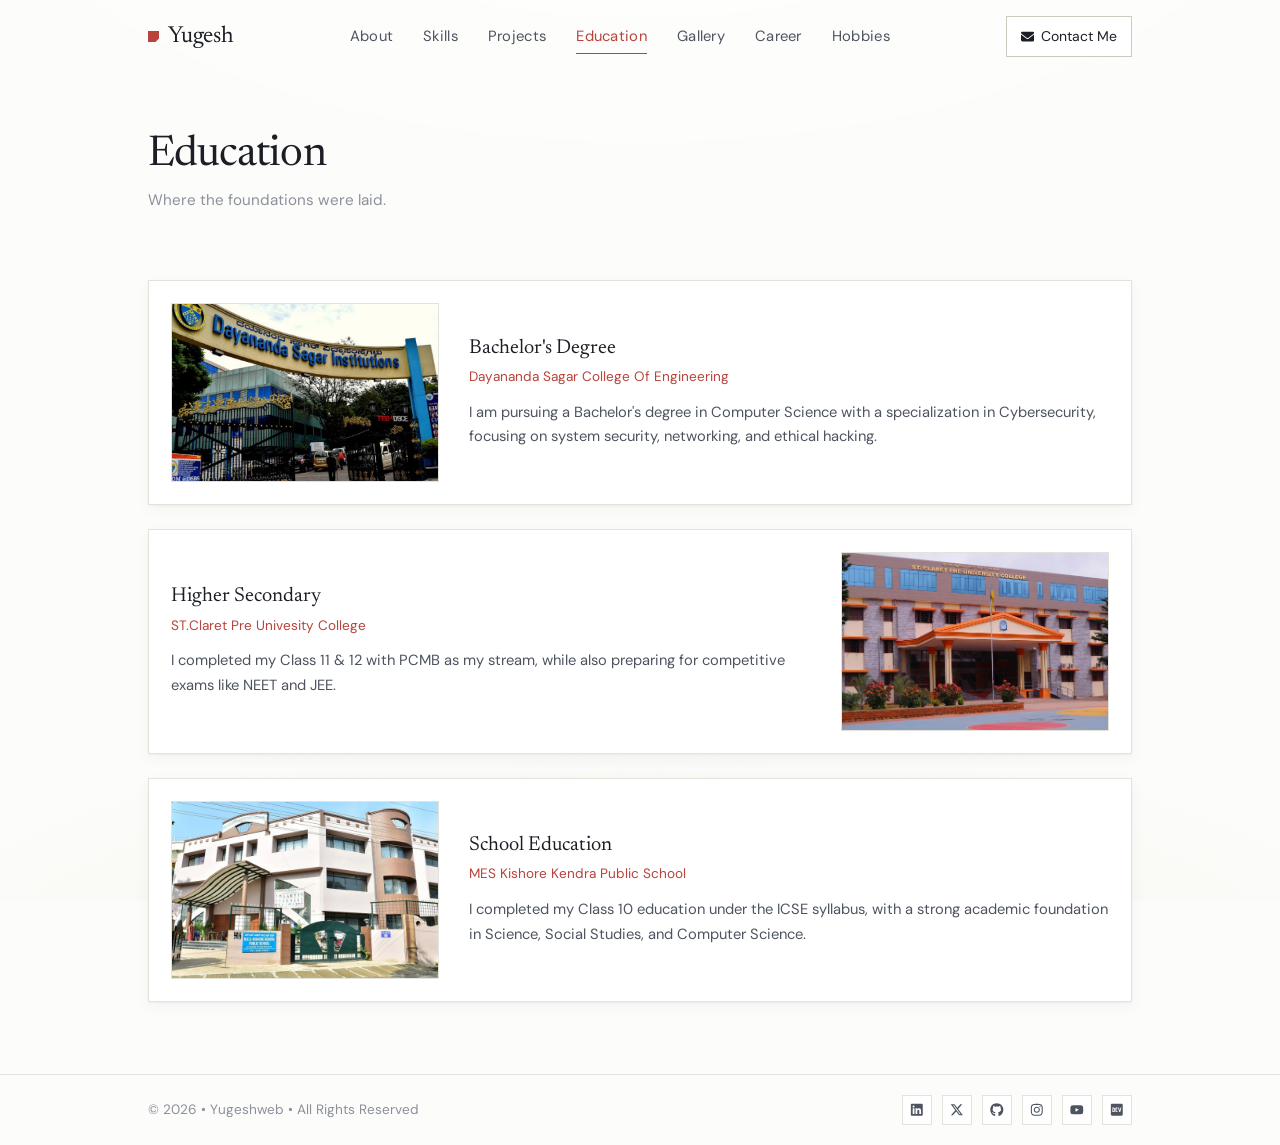
<file: education.html>
<!DOCTYPE html>
<html lang="en">

<head>
    <meta charset="utf-8">
    <meta name="viewport" content="width=device-width, initial-scale=1">
    <title>Education | Yugesh K</title>
    <meta name="description" content="Educational background of Yugesh K, including a Bachelor of Computer Science specialising in Cybersecurity at Dayananda Sagar College Of Engineering.">
    <meta name="author" content="Yugesh K">
    <meta name="theme-color" content="#fcfcfa">
    <link rel="canonical" href="https://yugeshweb.com/education">

    <meta property="og:type" content="website">
    <meta property="og:site_name" content="Yugesh K">
    <meta property="og:title" content="Education — Yugesh K">
    <meta property="og:description" content="Educational background of Yugesh K, including a Bachelor of Computer Science specialising in Cybersecurity at Dayananda Sagar College Of Engineering.">
    <meta property="og:url" content="https://yugeshweb.com/education">
    <meta property="og:image" content="https://yugeshweb.com/Assets/yugesh.jpg">
    <meta property="og:locale" content="en_US">
    <meta name="twitter:card" content="summary_large_image">
    <meta name="twitter:site" content="@yugeshweb">
    <link rel="preload" href="/Assets/fonts/newsreader-normal-400-latin.woff2" as="font" type="font/woff2" crossorigin>
    <link rel="preload" href="/Assets/fonts/dmsans-normal-400-latin.woff2" as="font" type="font/woff2" crossorigin>
    <link rel="stylesheet" href="/SRC/style/style.css">
    <link rel="icon" href="/Assets/favicons/favicon.png" type="image/png" sizes="48x48">
    <link rel="apple-touch-icon" href="/Assets/favicons/apple-touch-icon.png">
<script async src="https://www.googletagmanager.com/gtag/js?id=G-00RCDTLY60"></script>
    <script>
        window.dataLayer = window.dataLayer || [];
        function gtag() { dataLayer.push(arguments); }
        gtag('js', new Date());
        gtag('config', 'G-00RCDTLY60');
    </script>
</head>

<body>

    <header class="header" id="header">
        <a href="/" class="logo"><span class="main-icon"></span><span>Yugesh</span></a>

        <div class="navbar">
            <a href="/">About</a>
            <a href="/skills">Skills</a>
            <a href="/projects">Projects</a>
            <a href="/education" class="active">Education</a>
            <a href="/gallery">Gallery</a>
            <a href="/career">Career</a>
            <a href="/hobbies">Hobbies</a>

        </div>

        <div class="main">
            <a href="/contact" class="user main-items"><svg class="cm-icon" xmlns="http://www.w3.org/2000/svg" viewBox="0 0 512 512" width="1em" height="1em" fill="currentColor" aria-hidden="true" focusable="false"><path d="M48 64C21.5 64 0 85.5 0 112c0 15.1 7.1 29.3 19.2 38.4L236.8 313.6c11.4 8.5 27 8.5 38.4 0L492.8 150.4c12.1-9.1 19.2-23.3 19.2-38.4c0-26.5-21.5-48-48-48L48 64zM0 176L0 384c0 35.3 28.7 64 64 64l384 0c35.3 0 64-28.7 64-64l0-208L294.4 339.2c-22.8 17.1-54 17.1-76.8 0L0 176z"/></svg>Contact Me</a>
            <div class="main-items menu-icon-container" id="menu-icon-js">
                <div class="menu-bars" id="menu-icon" aria-hidden="true"><span></span><span></span><span></span></div>
            </div>
        </div>
    </header>

    <div class="page">
        <main class="education-main">
            <div class="education-section">
                <div class="sheet-head">
                    <h1 class="sheet-title">Education</h1>
                    <p class="sheet-note">Where the foundations were laid.</p>
                </div>
                <div class="study paper first">
                    <div class="image">
                        <img src="/Assets/education/three.webp" alt="Dayananda Sagar College Of Engineering" loading="lazy" decoding="async">
                    </div>
                    <div class="texts">
                        <div class="header">Bachelor's Degree</div>
                        <div class="name">Dayananda Sagar College Of Engineering</div>

                        <div class="text">I am pursuing a Bachelor's degree in Computer Science with a specialization in Cybersecurity,
                            focusing on system security, networking, and ethical hacking.</div>
                    </div>
                </div>
                <div class="study paper second">
                    <div class="image">
                        <img src="/Assets/education/one.webp" alt="ST. Claret Pre University College" loading="lazy" decoding="async">
                    </div>
                    <div class="texts">
                        <div class="header">Higher Secondary</div>
                        <div class="name">ST.Claret Pre Univesity College</div>

                        <div class="text">I completed my Class 11 & 12 with PCMB as my stream,
                            while also preparing for competitive exams like NEET and JEE. </div>
                    </div>
                </div>
                <div class="study paper third">
                    <div class="image">
                        <img src="/Assets/education/two.webp" alt="MES Kishore Kendra Public School" loading="lazy" decoding="async">
                    </div>
                    <div class="texts">
                        <div class="header">School Education</div>
                        <div class="name">MES Kishore Kendra Public School</div>

                        <div class="text">I completed my Class 10 education under the ICSE syllabus,
                            with a strong academic foundation in Science, Social Studies, and Computer Science.
                        </div>
                    </div>
                </div>
            </div>
        </main>
        <footer class="footer">
            <div class="left">
                &copy; 2026 • Yugeshweb • All Rights Reserved
            </div>
            <div class="right">

                <div class="social"><a href="https://www.linkedin.com/in/yugeshweb" target="_blank" rel="noopener noreferrer" aria-label="LinkedIn"><svg xmlns="http://www.w3.org/2000/svg" viewBox="0 0 448 512" width="1em" height="1em" fill="currentColor" aria-hidden="true" focusable="false"><path d="M416 32L31.9 32C14.3 32 0 46.5 0 64.3L0 447.7C0 465.5 14.3 480 31.9 480L416 480c17.6 0 32-14.5 32-32.3l0-383.4C448 46.5 433.6 32 416 32zM135.4 416l-66 0 0-213.8 66.5 0 0 213.8-.5 0zm-33.2-243c-21.3 0-38.5-17.3-38.5-38.5S80.9 96 102.2 96c21.2 0 38.5 17.3 38.5 38.5c0 21.3-17.2 38.5-38.5 38.5zm282.1 243l-66.4 0 0-104c0-24.8-.5-56.7-34.5-56.7c-34.6 0-39.9 27-39.9 54.9l0 105.8-66.4 0 0-213.8 63.7 0 0 29.2 .9 0c8.9-16.8 30.6-34.5 62.9-34.5c67.2 0 79.7 44.3 79.7 101.9l0 117.2z"/></svg></a></div>
                <div class="social"><a href="https://x.com/yugeshweb" target="_blank" rel="noopener noreferrer" aria-label="X (Twitter)"><svg xmlns="http://www.w3.org/2000/svg" viewBox="0 0 512 512" width="1em" height="1em" fill="currentColor" aria-hidden="true" focusable="false"><path d="M389.2 48h70.6L305.6 224.2 487 464H345L233.7 318.6 106.5 464H35.8L200.7 275.5 26.8 48H172.4L272.9 180.9 389.2 48zM364.4 421.8h39.1L151.1 88h-42L364.4 421.8z"/></svg></a></div>
                <div class="social"><a href="https://github.com/yugeshweb" target="_blank" rel="noopener noreferrer" aria-label="GitHub"><svg xmlns="http://www.w3.org/2000/svg" viewBox="0 0 496 512" width="1em" height="1em" fill="currentColor" aria-hidden="true" focusable="false"><path d="M165.9 397.4c0 2-2.3 3.6-5.2 3.6-3.3 .3-5.6-1.3-5.6-3.6 0-2 2.3-3.6 5.2-3.6 3-.3 5.6 1.3 5.6 3.6zm-31.1-4.5c-.7 2 1.3 4.3 4.3 4.9 2.6 1 5.6 0 6.2-2s-1.3-4.3-4.3-5.2c-2.6-.7-5.5 .3-6.2 2.3zm44.2-1.7c-2.9 .7-4.9 2.6-4.6 4.9 .3 2 2.9 3.3 5.9 2.6 2.9-.7 4.9-2.6 4.6-4.6-.3-1.9-3-3.2-5.9-2.9zM244.8 8C106.1 8 0 113.3 0 252c0 110.9 69.8 205.8 169.5 239.2 12.8 2.3 17.3-5.6 17.3-12.1 0-6.2-.3-40.4-.3-61.4 0 0-70 15-84.7-29.8 0 0-11.4-29.1-27.8-36.6 0 0-22.9-15.7 1.6-15.4 0 0 24.9 2 38.6 25.8 21.9 38.6 58.6 27.5 72.9 20.9 2.3-16 8.8-27.1 16-33.7-55.9-6.2-112.3-14.3-112.3-110.5 0-27.5 7.6-41.3 23.6-58.9-2.6-6.5-11.1-33.3 2.6-67.9 20.9-6.5 69 27 69 27 20-5.6 41.5-8.5 62.8-8.5s42.8 2.9 62.8 8.5c0 0 48.1-33.6 69-27 13.7 34.7 5.2 61.4 2.6 67.9 16 17.7 25.8 31.5 25.8 58.9 0 96.5-58.9 104.2-114.8 110.5 9.2 7.9 17 22.9 17 46.4 0 33.7-.3 75.4-.3 83.6 0 6.5 4.6 14.4 17.3 12.1C428.2 457.8 496 362.9 496 252 496 113.3 383.5 8 244.8 8zM97.2 352.9c-1.3 1-1 3.3 .7 5.2 1.6 1.6 3.9 2.3 5.2 1 1.3-1 1-3.3-.7-5.2-1.6-1.6-3.9-2.3-5.2-1zm-10.8-8.1c-.7 1.3 .3 2.9 2.3 3.9 1.6 1 3.6 .7 4.3-.7 .7-1.3-.3-2.9-2.3-3.9-2-.6-3.6-.3-4.3 .7zm32.4 35.6c-1.6 1.3-1 4.3 1.3 6.2 2.3 2.3 5.2 2.6 6.5 1 1.3-1.3 .7-4.3-1.3-6.2-2.2-2.3-5.2-2.6-6.5-1zm-11.4-14.7c-1.6 1-1.6 3.6 0 5.9s4.3 3.3 5.6 2.3c1.6-1.3 1.6-3.9 0-6.2-1.4-2.3-4-3.3-5.6-2z"/></svg></a></div>
                <div class="social"><a href="https://www.instagram.com/yugeshweb" target="_blank" rel="noopener noreferrer" aria-label="Instagram"><svg xmlns="http://www.w3.org/2000/svg" viewBox="0 0 448 512" width="1em" height="1em" fill="currentColor" aria-hidden="true" focusable="false"><path d="M224.1 141c-63.6 0-114.9 51.3-114.9 114.9s51.3 114.9 114.9 114.9S339 319.5 339 255.9 287.7 141 224.1 141zm0 189.6c-41.1 0-74.7-33.5-74.7-74.7s33.5-74.7 74.7-74.7 74.7 33.5 74.7 74.7-33.6 74.7-74.7 74.7zm146.4-194.3c0 14.9-12 26.8-26.8 26.8-14.9 0-26.8-12-26.8-26.8s12-26.8 26.8-26.8 26.8 12 26.8 26.8zm76.1 27.2c-1.7-35.9-9.9-67.7-36.2-93.9-26.2-26.2-58-34.4-93.9-36.2-37-2.1-147.9-2.1-184.9 0-35.8 1.7-67.6 9.9-93.9 36.1s-34.4 58-36.2 93.9c-2.1 37-2.1 147.9 0 184.9 1.7 35.9 9.9 67.7 36.2 93.9s58 34.4 93.9 36.2c37 2.1 147.9 2.1 184.9 0 35.9-1.7 67.7-9.9 93.9-36.2 26.2-26.2 34.4-58 36.2-93.9 2.1-37 2.1-147.8 0-184.8zM398.8 388c-7.8 19.6-22.9 34.7-42.6 42.6-29.5 11.7-99.5 9-132.1 9s-102.7 2.6-132.1-9c-19.6-7.8-34.7-22.9-42.6-42.6-11.7-29.5-9-99.5-9-132.1s-2.6-102.7 9-132.1c7.8-19.6 22.9-34.7 42.6-42.6 29.5-11.7 99.5-9 132.1-9s102.7-2.6 132.1 9c19.6 7.8 34.7 22.9 42.6 42.6 11.7 29.5 9 99.5 9 132.1s2.7 102.7-9 132.1z"/></svg></a></div>
                <div class="social"><a href="https://youtube.com/@yugeshweb" target="_blank" rel="noopener noreferrer" aria-label="YouTube"><svg xmlns="http://www.w3.org/2000/svg" viewBox="0 0 576 512" width="1em" height="1em" fill="currentColor" aria-hidden="true" focusable="false"><path d="M549.7 124.1c-6.3-23.7-24.8-42.3-48.3-48.6C458.8 64 288 64 288 64S117.2 64 74.6 75.5c-23.5 6.3-42 24.9-48.3 48.6-11.4 42.9-11.4 132.3-11.4 132.3s0 89.4 11.4 132.3c6.3 23.7 24.8 41.5 48.3 47.8C117.2 448 288 448 288 448s170.8 0 213.4-11.5c23.5-6.3 42-24.2 48.3-47.8 11.4-42.9 11.4-132.3 11.4-132.3s0-89.4-11.4-132.3zm-317.5 213.5V175.2l142.7 81.2-142.7 81.2z"/></svg></a></div>
                <div class="social"><a href="https://dev.to/yugeshweb" target="_blank" rel="noopener noreferrer" aria-label="DEV Community"><svg xmlns="http://www.w3.org/2000/svg" viewBox="0 0 448 512" width="1em" height="1em" fill="currentColor" aria-hidden="true" focusable="false"><path d="M120.12 208.29c-3.88-2.9-7.77-4.35-11.65-4.35H91.03v104.47h17.45c3.88 0 7.77-1.45 11.65-4.35 3.88-2.9 5.82-7.25 5.82-13.06v-69.65c-.01-5.8-1.96-10.16-5.83-13.06zM404.1 32H43.9C19.7 32 .06 51.59 0 75.8v360.4C.06 460.41 19.7 480 43.9 480h360.2c24.21 0 43.84-19.59 43.9-43.8V75.8c-.06-24.21-19.7-43.8-43.9-43.8zM154.2 291.19c0 18.81-11.61 47.31-48.36 47.25h-46.4V172.98h47.38c35.44 0 47.36 28.46 47.37 47.28l.01 70.93zm100.68-88.66H201.6v38.42h32.57v29.57H201.6v38.41h53.29v29.57h-62.18c-11.16.29-20.44-8.53-20.72-19.69V193.7c-.27-11.15 8.56-20.41 19.71-20.69h63.19l-.01 29.52zm103.64 115.29c-13.2 30.75-36.85 24.63-47.44 0l-38.53-144.8h32.57l29.71 113.72 29.57-113.72h32.58l-38.46 144.8z"/></svg></a></div>
            </div>
        </footer>
    </div>

    <div class="nav-touch-close" id="nav-tc-js"></div>
    <script src="/SRC/script/script.js"></script>

</body>

</html>
</file>
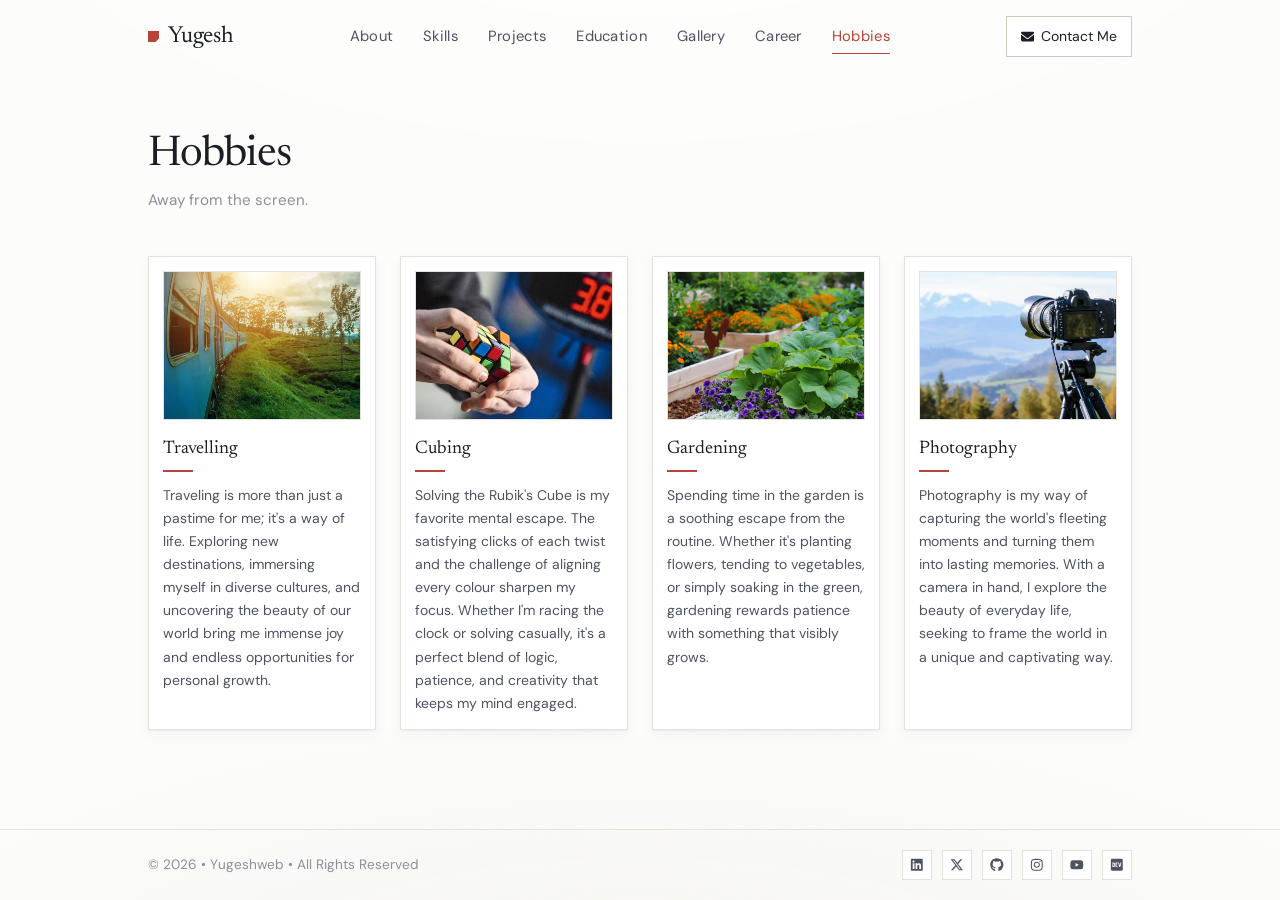
<file: hobbies.html>
<!DOCTYPE html>
<html lang="en">

<head>
    <meta charset="utf-8">
    <meta name="viewport" content="width=device-width, initial-scale=1">
    <title>Hobbies | Yugesh K</title>
    <meta name="description" content="Hobbies and interests of Yugesh K — travelling, cubing, gardening and photography.">
    <meta name="author" content="Yugesh K">
    <meta name="theme-color" content="#fcfcfa">
    <link rel="canonical" href="https://yugeshweb.com/hobbies">

    <meta property="og:type" content="website">
    <meta property="og:site_name" content="Yugesh K">
    <meta property="og:title" content="Hobbies — Yugesh K">
    <meta property="og:description" content="Hobbies and interests of Yugesh K — travelling, cubing, gardening and photography.">
    <meta property="og:url" content="https://yugeshweb.com/hobbies">
    <meta property="og:image" content="https://yugeshweb.com/Assets/yugesh.jpg">
    <meta property="og:locale" content="en_US">
    <meta name="twitter:card" content="summary_large_image">
    <meta name="twitter:site" content="@yugeshweb">
    <link rel="preload" href="/Assets/fonts/newsreader-normal-400-latin.woff2" as="font" type="font/woff2" crossorigin>
    <link rel="preload" href="/Assets/fonts/dmsans-normal-400-latin.woff2" as="font" type="font/woff2" crossorigin>
    <link rel="stylesheet" href="/SRC/style/style.css">
    <link rel="icon" href="/Assets/favicons/favicon.png" type="image/png" sizes="48x48">
    <link rel="apple-touch-icon" href="/Assets/favicons/apple-touch-icon.png">
<script async src="https://www.googletagmanager.com/gtag/js?id=G-00RCDTLY60"></script>
    <script>
        window.dataLayer = window.dataLayer || [];
        function gtag() { dataLayer.push(arguments); }
        gtag('js', new Date());
        gtag('config', 'G-00RCDTLY60');
    </script>
</head>

<body>

    <header class="header" id="header">
        <a href="/" class="logo"><span class="main-icon"></span><span>Yugesh</span></a>

        <div class="navbar">
            <a href="/">About</a>
            <a href="/skills">Skills</a>
            <a href="/projects">Projects</a>
            <a href="/education">Education</a>
            <a href="/gallery">Gallery</a>
            <a href="/career">Career</a>
            <a href="/hobbies" class="active">Hobbies</a>

        </div>

        <div class="main">
            <a href="/contact" class="user main-items"><svg class="cm-icon" xmlns="http://www.w3.org/2000/svg" viewBox="0 0 512 512" width="1em" height="1em" fill="currentColor" aria-hidden="true" focusable="false"><path d="M48 64C21.5 64 0 85.5 0 112c0 15.1 7.1 29.3 19.2 38.4L236.8 313.6c11.4 8.5 27 8.5 38.4 0L492.8 150.4c12.1-9.1 19.2-23.3 19.2-38.4c0-26.5-21.5-48-48-48L48 64zM0 176L0 384c0 35.3 28.7 64 64 64l384 0c35.3 0 64-28.7 64-64l0-208L294.4 339.2c-22.8 17.1-54 17.1-76.8 0L0 176z"/></svg>Contact Me</a>
            <div class="main-items menu-icon-container" id="menu-icon-js">
                <div class="menu-bars" id="menu-icon" aria-hidden="true"><span></span><span></span><span></span></div>
            </div>
        </div>
    </header>

    <div class="page">
    <main class="hobbies-main">
        <div class="hobbies-section">
            <div class="sheet-head">
                <h1 class="sheet-title">Hobbies</h1>
                <p class="sheet-note">Away from the screen.</p>
            </div>
            <div class="section">
                <div class="row first">
                    <div class="hobbies paper">
                        <div class="image">
                            <img src="/Assets/hobbies/travelling.webp" alt="Travelling" loading="lazy" decoding="async">
                        </div>
                        <div class="header">
                            <div class="header-text">Travelling</div>
                            <div class="header-line"></div>
                        </div>
                        <div class="text">
                            Traveling is more than just a pastime for me; it's a way of life. Exploring new
                            destinations,
                            immersing myself in diverse cultures, and uncovering the beauty of our world bring me
                            immense
                            joy
                            and endless opportunities for personal growth.
                        </div>
                    </div>
                    <div class="hobbies paper">
                        <div class="image">
                            <img src="/Assets/hobbies/swimming.webp" alt="Cubing" loading="lazy" decoding="async">
                        </div>
                        <div class="header">
                            <div class="header-text">Cubing</div>
                            <div class="header-line"></div>
                        </div>
                        <div class="text">
                           Solving the Rubik's Cube is my favorite mental escape.
                           The satisfying clicks of each twist and the challenge of aligning every colour sharpen my focus.
                           Whether I'm racing the clock or solving casually,
                           it's a perfect blend of logic, patience, and creativity that keeps my mind engaged.
                        </div>
                    </div>
                </div>
                <div class="row second">
                    <div class="hobbies paper">
                        <div class="image">
                            <img src="/Assets/hobbies/social adventures.webp" alt="Gardening" loading="lazy" decoding="async">
                        </div>
                        <div class="header">
                            <div class="header-text">Gardening</div>
                            <div class="header-line"></div>
                        </div>
                        <div class="text">
                            Spending time in the garden is a soothing escape from the routine.
                            Whether it's planting flowers, tending to vegetables,
                            or simply soaking in the green, gardening rewards patience with something that visibly grows.
                        </div>
                    </div>
                    <div class="hobbies paper">
                        <div class="image">
                            <img src="/Assets/hobbies/photography.webp" alt="Photography" loading="lazy" decoding="async">
                        </div>
                        <div class="header">
                            <div class="header-text">Photography</div>
                            <div class="header-line"></div>
                        </div>
                        <div class="text">
                            Photography is my way of capturing the world's fleeting moments and turning them into
                            lasting memories. With a camera in hand, I explore the beauty of everyday life, seeking to
                            frame the world in a unique and captivating way.
                        </div>
                    </div>
                </div>
            </div>
        </div>
    </main>
    <footer class="footer">
        <div class="left">
            &copy; 2026 • Yugeshweb • All Rights Reserved
        </div>
        <div class="right">

                <div class="social"><a href="https://www.linkedin.com/in/yugeshweb" target="_blank" rel="noopener noreferrer" aria-label="LinkedIn"><svg xmlns="http://www.w3.org/2000/svg" viewBox="0 0 448 512" width="1em" height="1em" fill="currentColor" aria-hidden="true" focusable="false"><path d="M416 32L31.9 32C14.3 32 0 46.5 0 64.3L0 447.7C0 465.5 14.3 480 31.9 480L416 480c17.6 0 32-14.5 32-32.3l0-383.4C448 46.5 433.6 32 416 32zM135.4 416l-66 0 0-213.8 66.5 0 0 213.8-.5 0zm-33.2-243c-21.3 0-38.5-17.3-38.5-38.5S80.9 96 102.2 96c21.2 0 38.5 17.3 38.5 38.5c0 21.3-17.2 38.5-38.5 38.5zm282.1 243l-66.4 0 0-104c0-24.8-.5-56.7-34.5-56.7c-34.6 0-39.9 27-39.9 54.9l0 105.8-66.4 0 0-213.8 63.7 0 0 29.2 .9 0c8.9-16.8 30.6-34.5 62.9-34.5c67.2 0 79.7 44.3 79.7 101.9l0 117.2z"/></svg></a></div>
                <div class="social"><a href="https://x.com/yugeshweb" target="_blank" rel="noopener noreferrer" aria-label="X (Twitter)"><svg xmlns="http://www.w3.org/2000/svg" viewBox="0 0 512 512" width="1em" height="1em" fill="currentColor" aria-hidden="true" focusable="false"><path d="M389.2 48h70.6L305.6 224.2 487 464H345L233.7 318.6 106.5 464H35.8L200.7 275.5 26.8 48H172.4L272.9 180.9 389.2 48zM364.4 421.8h39.1L151.1 88h-42L364.4 421.8z"/></svg></a></div>
                <div class="social"><a href="https://github.com/yugeshweb" target="_blank" rel="noopener noreferrer" aria-label="GitHub"><svg xmlns="http://www.w3.org/2000/svg" viewBox="0 0 496 512" width="1em" height="1em" fill="currentColor" aria-hidden="true" focusable="false"><path d="M165.9 397.4c0 2-2.3 3.6-5.2 3.6-3.3 .3-5.6-1.3-5.6-3.6 0-2 2.3-3.6 5.2-3.6 3-.3 5.6 1.3 5.6 3.6zm-31.1-4.5c-.7 2 1.3 4.3 4.3 4.9 2.6 1 5.6 0 6.2-2s-1.3-4.3-4.3-5.2c-2.6-.7-5.5 .3-6.2 2.3zm44.2-1.7c-2.9 .7-4.9 2.6-4.6 4.9 .3 2 2.9 3.3 5.9 2.6 2.9-.7 4.9-2.6 4.6-4.6-.3-1.9-3-3.2-5.9-2.9zM244.8 8C106.1 8 0 113.3 0 252c0 110.9 69.8 205.8 169.5 239.2 12.8 2.3 17.3-5.6 17.3-12.1 0-6.2-.3-40.4-.3-61.4 0 0-70 15-84.7-29.8 0 0-11.4-29.1-27.8-36.6 0 0-22.9-15.7 1.6-15.4 0 0 24.9 2 38.6 25.8 21.9 38.6 58.6 27.5 72.9 20.9 2.3-16 8.8-27.1 16-33.7-55.9-6.2-112.3-14.3-112.3-110.5 0-27.5 7.6-41.3 23.6-58.9-2.6-6.5-11.1-33.3 2.6-67.9 20.9-6.5 69 27 69 27 20-5.6 41.5-8.5 62.8-8.5s42.8 2.9 62.8 8.5c0 0 48.1-33.6 69-27 13.7 34.7 5.2 61.4 2.6 67.9 16 17.7 25.8 31.5 25.8 58.9 0 96.5-58.9 104.2-114.8 110.5 9.2 7.9 17 22.9 17 46.4 0 33.7-.3 75.4-.3 83.6 0 6.5 4.6 14.4 17.3 12.1C428.2 457.8 496 362.9 496 252 496 113.3 383.5 8 244.8 8zM97.2 352.9c-1.3 1-1 3.3 .7 5.2 1.6 1.6 3.9 2.3 5.2 1 1.3-1 1-3.3-.7-5.2-1.6-1.6-3.9-2.3-5.2-1zm-10.8-8.1c-.7 1.3 .3 2.9 2.3 3.9 1.6 1 3.6 .7 4.3-.7 .7-1.3-.3-2.9-2.3-3.9-2-.6-3.6-.3-4.3 .7zm32.4 35.6c-1.6 1.3-1 4.3 1.3 6.2 2.3 2.3 5.2 2.6 6.5 1 1.3-1.3 .7-4.3-1.3-6.2-2.2-2.3-5.2-2.6-6.5-1zm-11.4-14.7c-1.6 1-1.6 3.6 0 5.9s4.3 3.3 5.6 2.3c1.6-1.3 1.6-3.9 0-6.2-1.4-2.3-4-3.3-5.6-2z"/></svg></a></div>
                <div class="social"><a href="https://www.instagram.com/yugeshweb" target="_blank" rel="noopener noreferrer" aria-label="Instagram"><svg xmlns="http://www.w3.org/2000/svg" viewBox="0 0 448 512" width="1em" height="1em" fill="currentColor" aria-hidden="true" focusable="false"><path d="M224.1 141c-63.6 0-114.9 51.3-114.9 114.9s51.3 114.9 114.9 114.9S339 319.5 339 255.9 287.7 141 224.1 141zm0 189.6c-41.1 0-74.7-33.5-74.7-74.7s33.5-74.7 74.7-74.7 74.7 33.5 74.7 74.7-33.6 74.7-74.7 74.7zm146.4-194.3c0 14.9-12 26.8-26.8 26.8-14.9 0-26.8-12-26.8-26.8s12-26.8 26.8-26.8 26.8 12 26.8 26.8zm76.1 27.2c-1.7-35.9-9.9-67.7-36.2-93.9-26.2-26.2-58-34.4-93.9-36.2-37-2.1-147.9-2.1-184.9 0-35.8 1.7-67.6 9.9-93.9 36.1s-34.4 58-36.2 93.9c-2.1 37-2.1 147.9 0 184.9 1.7 35.9 9.9 67.7 36.2 93.9s58 34.4 93.9 36.2c37 2.1 147.9 2.1 184.9 0 35.9-1.7 67.7-9.9 93.9-36.2 26.2-26.2 34.4-58 36.2-93.9 2.1-37 2.1-147.8 0-184.8zM398.8 388c-7.8 19.6-22.9 34.7-42.6 42.6-29.5 11.7-99.5 9-132.1 9s-102.7 2.6-132.1-9c-19.6-7.8-34.7-22.9-42.6-42.6-11.7-29.5-9-99.5-9-132.1s-2.6-102.7 9-132.1c7.8-19.6 22.9-34.7 42.6-42.6 29.5-11.7 99.5-9 132.1-9s102.7-2.6 132.1 9c19.6 7.8 34.7 22.9 42.6 42.6 11.7 29.5 9 99.5 9 132.1s2.7 102.7-9 132.1z"/></svg></a></div>
                <div class="social"><a href="https://youtube.com/@yugeshweb" target="_blank" rel="noopener noreferrer" aria-label="YouTube"><svg xmlns="http://www.w3.org/2000/svg" viewBox="0 0 576 512" width="1em" height="1em" fill="currentColor" aria-hidden="true" focusable="false"><path d="M549.7 124.1c-6.3-23.7-24.8-42.3-48.3-48.6C458.8 64 288 64 288 64S117.2 64 74.6 75.5c-23.5 6.3-42 24.9-48.3 48.6-11.4 42.9-11.4 132.3-11.4 132.3s0 89.4 11.4 132.3c6.3 23.7 24.8 41.5 48.3 47.8C117.2 448 288 448 288 448s170.8 0 213.4-11.5c23.5-6.3 42-24.2 48.3-47.8 11.4-42.9 11.4-132.3 11.4-132.3s0-89.4-11.4-132.3zm-317.5 213.5V175.2l142.7 81.2-142.7 81.2z"/></svg></a></div>
                <div class="social"><a href="https://dev.to/yugeshweb" target="_blank" rel="noopener noreferrer" aria-label="DEV Community"><svg xmlns="http://www.w3.org/2000/svg" viewBox="0 0 448 512" width="1em" height="1em" fill="currentColor" aria-hidden="true" focusable="false"><path d="M120.12 208.29c-3.88-2.9-7.77-4.35-11.65-4.35H91.03v104.47h17.45c3.88 0 7.77-1.45 11.65-4.35 3.88-2.9 5.82-7.25 5.82-13.06v-69.65c-.01-5.8-1.96-10.16-5.83-13.06zM404.1 32H43.9C19.7 32 .06 51.59 0 75.8v360.4C.06 460.41 19.7 480 43.9 480h360.2c24.21 0 43.84-19.59 43.9-43.8V75.8c-.06-24.21-19.7-43.8-43.9-43.8zM154.2 291.19c0 18.81-11.61 47.31-48.36 47.25h-46.4V172.98h47.38c35.44 0 47.36 28.46 47.37 47.28l.01 70.93zm100.68-88.66H201.6v38.42h32.57v29.57H201.6v38.41h53.29v29.57h-62.18c-11.16.29-20.44-8.53-20.72-19.69V193.7c-.27-11.15 8.56-20.41 19.71-20.69h63.19l-.01 29.52zm103.64 115.29c-13.2 30.75-36.85 24.63-47.44 0l-38.53-144.8h32.57l29.71 113.72 29.57-113.72h32.58l-38.46 144.8z"/></svg></a></div>
        </div>
    </footer>
</div>

    <div class="nav-touch-close" id="nav-tc-js"></div>
    <script src="/SRC/script/script.js"></script>

</body>

</html>
</file>
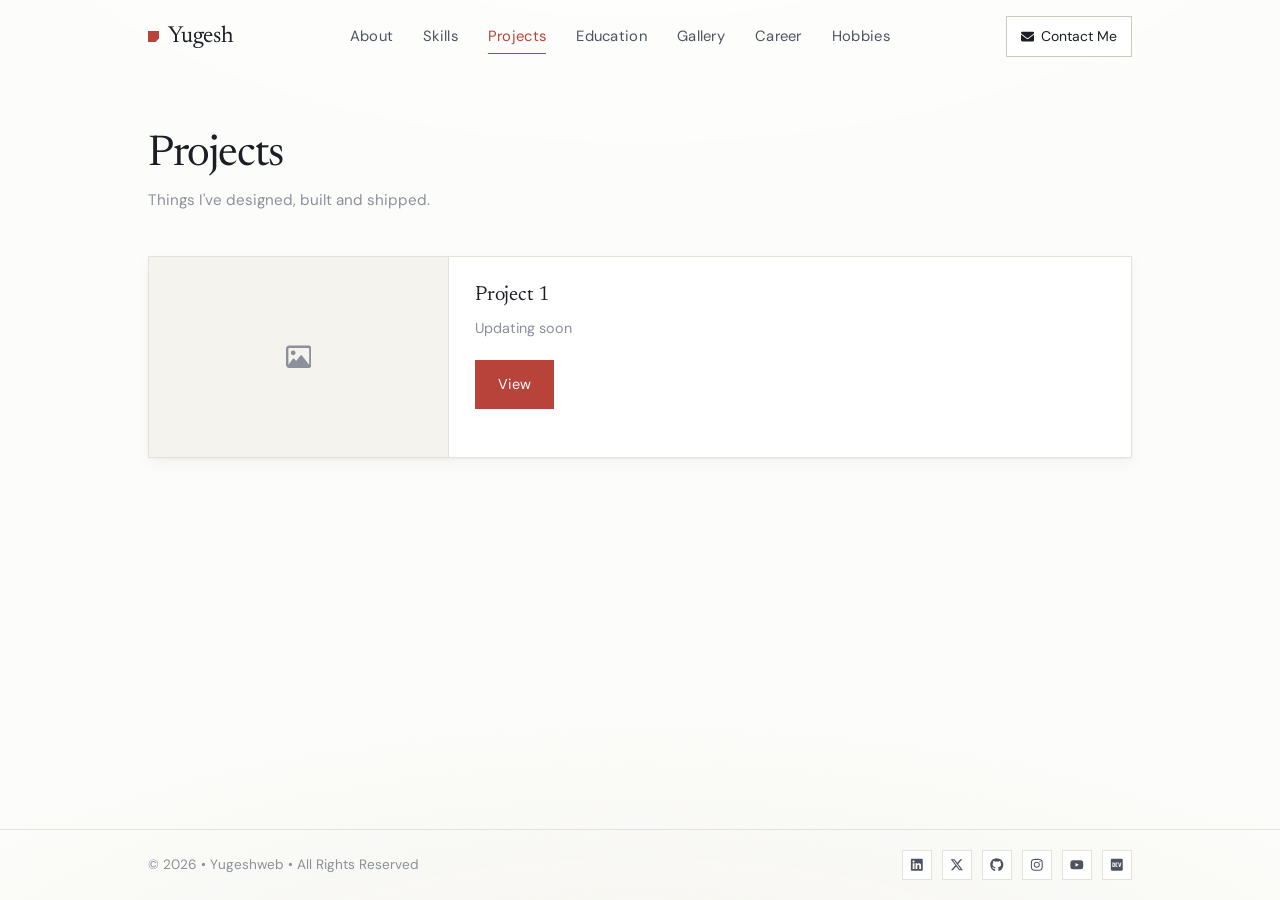
<file: projects.html>
<!DOCTYPE html>
<html lang="en">

<head>
    <meta charset="utf-8">
    <meta name="viewport" content="width=device-width, initial-scale=1">
    <title>Projects | Yugesh K</title>
    <meta name="description" content="Selected web development, UI/UX design and video projects by Yugesh K.">
    <meta name="author" content="Yugesh K">
    <meta name="theme-color" content="#fcfcfa">
    <link rel="canonical" href="https://yugeshweb.com/projects">

    <meta property="og:type" content="website">
    <meta property="og:site_name" content="Yugesh K">
    <meta property="og:title" content="Projects — Yugesh K">
    <meta property="og:description" content="Selected web development, UI/UX design and video projects by Yugesh K.">
    <meta property="og:url" content="https://yugeshweb.com/projects">
    <meta property="og:image" content="https://yugeshweb.com/Assets/yugesh.jpg">
    <meta property="og:locale" content="en_US">
    <meta name="twitter:card" content="summary_large_image">
    <meta name="twitter:site" content="@yugeshweb">
    <link rel="preload" href="/Assets/fonts/newsreader-normal-400-latin.woff2" as="font" type="font/woff2" crossorigin>
    <link rel="preload" href="/Assets/fonts/dmsans-normal-400-latin.woff2" as="font" type="font/woff2" crossorigin>
    <link rel="stylesheet" href="/SRC/style/style.css">
    <link rel="icon" href="/Assets/favicons/favicon.png" type="image/png" sizes="48x48">
    <link rel="apple-touch-icon" href="/Assets/favicons/apple-touch-icon.png">
<script async src="https://www.googletagmanager.com/gtag/js?id=G-00RCDTLY60"></script>
    <script>
        window.dataLayer = window.dataLayer || [];
        function gtag() { dataLayer.push(arguments); }
        gtag('js', new Date());
        gtag('config', 'G-00RCDTLY60');
    </script>
</head>

<body>

    <header class="header" id="header">
        <a href="/" class="logo"><span class="main-icon"></span><span>Yugesh</span></a>

        <div class="navbar">
            <a href="/">About</a>
            <a href="/skills">Skills</a>
            <a href="/projects" class="active">Projects</a>
            <a href="/education">Education</a>
            <a href="/gallery">Gallery</a>
            <a href="/career">Career</a>
            <a href="/hobbies">Hobbies</a>

        </div>

        <div class="main">
            <a href="/contact" class="user main-items"><svg class="cm-icon" xmlns="http://www.w3.org/2000/svg" viewBox="0 0 512 512" width="1em" height="1em" fill="currentColor" aria-hidden="true" focusable="false"><path d="M48 64C21.5 64 0 85.5 0 112c0 15.1 7.1 29.3 19.2 38.4L236.8 313.6c11.4 8.5 27 8.5 38.4 0L492.8 150.4c12.1-9.1 19.2-23.3 19.2-38.4c0-26.5-21.5-48-48-48L48 64zM0 176L0 384c0 35.3 28.7 64 64 64l384 0c35.3 0 64-28.7 64-64l0-208L294.4 339.2c-22.8 17.1-54 17.1-76.8 0L0 176z"/></svg>Contact Me</a>
            <div class="main-items menu-icon-container" id="menu-icon-js">
                <div class="menu-bars" id="menu-icon" aria-hidden="true"><span></span><span></span><span></span></div>
            </div>
        </div>
    </header>

    <div class="page">
        <main class="projects-main">
            <div class="projects-section">
                <div class="sheet-head">
                    <h1 class="sheet-title">Projects</h1>
                    <p class="sheet-note">Things I've designed, built and shipped.</p>
                </div>

                <div class="projects">

                    <article class="project paper">
                        <div class="project-image">
                            <div class="project-image-empty" aria-hidden="true">
                                <svg xmlns="http://www.w3.org/2000/svg" viewBox="0 0 512 512" width="1em" height="1em" fill="currentColor" aria-hidden="true" focusable="false"><path d="M448 80c8.8 0 16 7.2 16 16l0 319.8-5-6.5-136-176c-4.5-5.9-11.6-9.3-19-9.3s-14.4 3.4-19 9.3L202 340.7l-30.5-42.7C167 291.7 159.8 288 152 288s-15 3.7-19.5 10.1l-80 112L48 416.3l0-.3L48 96c0-8.8 7.2-16 16-16l384 0zM64 32C28.7 32 0 60.7 0 96L0 416c0 35.3 28.7 64 64 64l384 0c35.3 0 64-28.7 64-64l0-320c0-35.3-28.7-64-64-64L64 32zm80 192a48 48 0 1 0 0-96 48 48 0 1 0 0 96z"/></svg>
                            </div>
                        </div>
                        <div class="project-body">
                            <h2 class="project-title">Project 1</h2>
                            <p class="project-line">Updating soon</p>
                            <a href="#" class="project-button">View</a>
                        </div>
                    </article>

                </div>
            </div>
        </main>
        <footer class="footer">
            <div class="left">
                &copy; 2026 • Yugeshweb • All Rights Reserved
            </div>
            <div class="right">

                <div class="social"><a href="https://www.linkedin.com/in/yugeshweb" target="_blank" rel="noopener noreferrer" aria-label="LinkedIn"><svg xmlns="http://www.w3.org/2000/svg" viewBox="0 0 448 512" width="1em" height="1em" fill="currentColor" aria-hidden="true" focusable="false"><path d="M416 32L31.9 32C14.3 32 0 46.5 0 64.3L0 447.7C0 465.5 14.3 480 31.9 480L416 480c17.6 0 32-14.5 32-32.3l0-383.4C448 46.5 433.6 32 416 32zM135.4 416l-66 0 0-213.8 66.5 0 0 213.8-.5 0zm-33.2-243c-21.3 0-38.5-17.3-38.5-38.5S80.9 96 102.2 96c21.2 0 38.5 17.3 38.5 38.5c0 21.3-17.2 38.5-38.5 38.5zm282.1 243l-66.4 0 0-104c0-24.8-.5-56.7-34.5-56.7c-34.6 0-39.9 27-39.9 54.9l0 105.8-66.4 0 0-213.8 63.7 0 0 29.2 .9 0c8.9-16.8 30.6-34.5 62.9-34.5c67.2 0 79.7 44.3 79.7 101.9l0 117.2z"/></svg></a></div>
                <div class="social"><a href="https://x.com/yugeshweb" target="_blank" rel="noopener noreferrer" aria-label="X (Twitter)"><svg xmlns="http://www.w3.org/2000/svg" viewBox="0 0 512 512" width="1em" height="1em" fill="currentColor" aria-hidden="true" focusable="false"><path d="M389.2 48h70.6L305.6 224.2 487 464H345L233.7 318.6 106.5 464H35.8L200.7 275.5 26.8 48H172.4L272.9 180.9 389.2 48zM364.4 421.8h39.1L151.1 88h-42L364.4 421.8z"/></svg></a></div>
                <div class="social"><a href="https://github.com/yugeshweb" target="_blank" rel="noopener noreferrer" aria-label="GitHub"><svg xmlns="http://www.w3.org/2000/svg" viewBox="0 0 496 512" width="1em" height="1em" fill="currentColor" aria-hidden="true" focusable="false"><path d="M165.9 397.4c0 2-2.3 3.6-5.2 3.6-3.3 .3-5.6-1.3-5.6-3.6 0-2 2.3-3.6 5.2-3.6 3-.3 5.6 1.3 5.6 3.6zm-31.1-4.5c-.7 2 1.3 4.3 4.3 4.9 2.6 1 5.6 0 6.2-2s-1.3-4.3-4.3-5.2c-2.6-.7-5.5 .3-6.2 2.3zm44.2-1.7c-2.9 .7-4.9 2.6-4.6 4.9 .3 2 2.9 3.3 5.9 2.6 2.9-.7 4.9-2.6 4.6-4.6-.3-1.9-3-3.2-5.9-2.9zM244.8 8C106.1 8 0 113.3 0 252c0 110.9 69.8 205.8 169.5 239.2 12.8 2.3 17.3-5.6 17.3-12.1 0-6.2-.3-40.4-.3-61.4 0 0-70 15-84.7-29.8 0 0-11.4-29.1-27.8-36.6 0 0-22.9-15.7 1.6-15.4 0 0 24.9 2 38.6 25.8 21.9 38.6 58.6 27.5 72.9 20.9 2.3-16 8.8-27.1 16-33.7-55.9-6.2-112.3-14.3-112.3-110.5 0-27.5 7.6-41.3 23.6-58.9-2.6-6.5-11.1-33.3 2.6-67.9 20.9-6.5 69 27 69 27 20-5.6 41.5-8.5 62.8-8.5s42.8 2.9 62.8 8.5c0 0 48.1-33.6 69-27 13.7 34.7 5.2 61.4 2.6 67.9 16 17.7 25.8 31.5 25.8 58.9 0 96.5-58.9 104.2-114.8 110.5 9.2 7.9 17 22.9 17 46.4 0 33.7-.3 75.4-.3 83.6 0 6.5 4.6 14.4 17.3 12.1C428.2 457.8 496 362.9 496 252 496 113.3 383.5 8 244.8 8zM97.2 352.9c-1.3 1-1 3.3 .7 5.2 1.6 1.6 3.9 2.3 5.2 1 1.3-1 1-3.3-.7-5.2-1.6-1.6-3.9-2.3-5.2-1zm-10.8-8.1c-.7 1.3 .3 2.9 2.3 3.9 1.6 1 3.6 .7 4.3-.7 .7-1.3-.3-2.9-2.3-3.9-2-.6-3.6-.3-4.3 .7zm32.4 35.6c-1.6 1.3-1 4.3 1.3 6.2 2.3 2.3 5.2 2.6 6.5 1 1.3-1.3 .7-4.3-1.3-6.2-2.2-2.3-5.2-2.6-6.5-1zm-11.4-14.7c-1.6 1-1.6 3.6 0 5.9s4.3 3.3 5.6 2.3c1.6-1.3 1.6-3.9 0-6.2-1.4-2.3-4-3.3-5.6-2z"/></svg></a></div>
                <div class="social"><a href="https://www.instagram.com/yugeshweb" target="_blank" rel="noopener noreferrer" aria-label="Instagram"><svg xmlns="http://www.w3.org/2000/svg" viewBox="0 0 448 512" width="1em" height="1em" fill="currentColor" aria-hidden="true" focusable="false"><path d="M224.1 141c-63.6 0-114.9 51.3-114.9 114.9s51.3 114.9 114.9 114.9S339 319.5 339 255.9 287.7 141 224.1 141zm0 189.6c-41.1 0-74.7-33.5-74.7-74.7s33.5-74.7 74.7-74.7 74.7 33.5 74.7 74.7-33.6 74.7-74.7 74.7zm146.4-194.3c0 14.9-12 26.8-26.8 26.8-14.9 0-26.8-12-26.8-26.8s12-26.8 26.8-26.8 26.8 12 26.8 26.8zm76.1 27.2c-1.7-35.9-9.9-67.7-36.2-93.9-26.2-26.2-58-34.4-93.9-36.2-37-2.1-147.9-2.1-184.9 0-35.8 1.7-67.6 9.9-93.9 36.1s-34.4 58-36.2 93.9c-2.1 37-2.1 147.9 0 184.9 1.7 35.9 9.9 67.7 36.2 93.9s58 34.4 93.9 36.2c37 2.1 147.9 2.1 184.9 0 35.9-1.7 67.7-9.9 93.9-36.2 26.2-26.2 34.4-58 36.2-93.9 2.1-37 2.1-147.8 0-184.8zM398.8 388c-7.8 19.6-22.9 34.7-42.6 42.6-29.5 11.7-99.5 9-132.1 9s-102.7 2.6-132.1-9c-19.6-7.8-34.7-22.9-42.6-42.6-11.7-29.5-9-99.5-9-132.1s-2.6-102.7 9-132.1c7.8-19.6 22.9-34.7 42.6-42.6 29.5-11.7 99.5-9 132.1-9s102.7-2.6 132.1 9c19.6 7.8 34.7 22.9 42.6 42.6 11.7 29.5 9 99.5 9 132.1s2.7 102.7-9 132.1z"/></svg></a></div>
                <div class="social"><a href="https://youtube.com/@yugeshweb" target="_blank" rel="noopener noreferrer" aria-label="YouTube"><svg xmlns="http://www.w3.org/2000/svg" viewBox="0 0 576 512" width="1em" height="1em" fill="currentColor" aria-hidden="true" focusable="false"><path d="M549.7 124.1c-6.3-23.7-24.8-42.3-48.3-48.6C458.8 64 288 64 288 64S117.2 64 74.6 75.5c-23.5 6.3-42 24.9-48.3 48.6-11.4 42.9-11.4 132.3-11.4 132.3s0 89.4 11.4 132.3c6.3 23.7 24.8 41.5 48.3 47.8C117.2 448 288 448 288 448s170.8 0 213.4-11.5c23.5-6.3 42-24.2 48.3-47.8 11.4-42.9 11.4-132.3 11.4-132.3s0-89.4-11.4-132.3zm-317.5 213.5V175.2l142.7 81.2-142.7 81.2z"/></svg></a></div>
                <div class="social"><a href="https://dev.to/yugeshweb" target="_blank" rel="noopener noreferrer" aria-label="DEV Community"><svg xmlns="http://www.w3.org/2000/svg" viewBox="0 0 448 512" width="1em" height="1em" fill="currentColor" aria-hidden="true" focusable="false"><path d="M120.12 208.29c-3.88-2.9-7.77-4.35-11.65-4.35H91.03v104.47h17.45c3.88 0 7.77-1.45 11.65-4.35 3.88-2.9 5.82-7.25 5.82-13.06v-69.65c-.01-5.8-1.96-10.16-5.83-13.06zM404.1 32H43.9C19.7 32 .06 51.59 0 75.8v360.4C.06 460.41 19.7 480 43.9 480h360.2c24.21 0 43.84-19.59 43.9-43.8V75.8c-.06-24.21-19.7-43.8-43.9-43.8zM154.2 291.19c0 18.81-11.61 47.31-48.36 47.25h-46.4V172.98h47.38c35.44 0 47.36 28.46 47.37 47.28l.01 70.93zm100.68-88.66H201.6v38.42h32.57v29.57H201.6v38.41h53.29v29.57h-62.18c-11.16.29-20.44-8.53-20.72-19.69V193.7c-.27-11.15 8.56-20.41 19.71-20.69h63.19l-.01 29.52zm103.64 115.29c-13.2 30.75-36.85 24.63-47.44 0l-38.53-144.8h32.57l29.71 113.72 29.57-113.72h32.58l-38.46 144.8z"/></svg></a></div>
            </div>
        </footer>
    </div>

    <div class="nav-touch-close" id="nav-tc-js"></div>
    <script src="/SRC/script/script.js"></script>

</body>

</html>
</file>
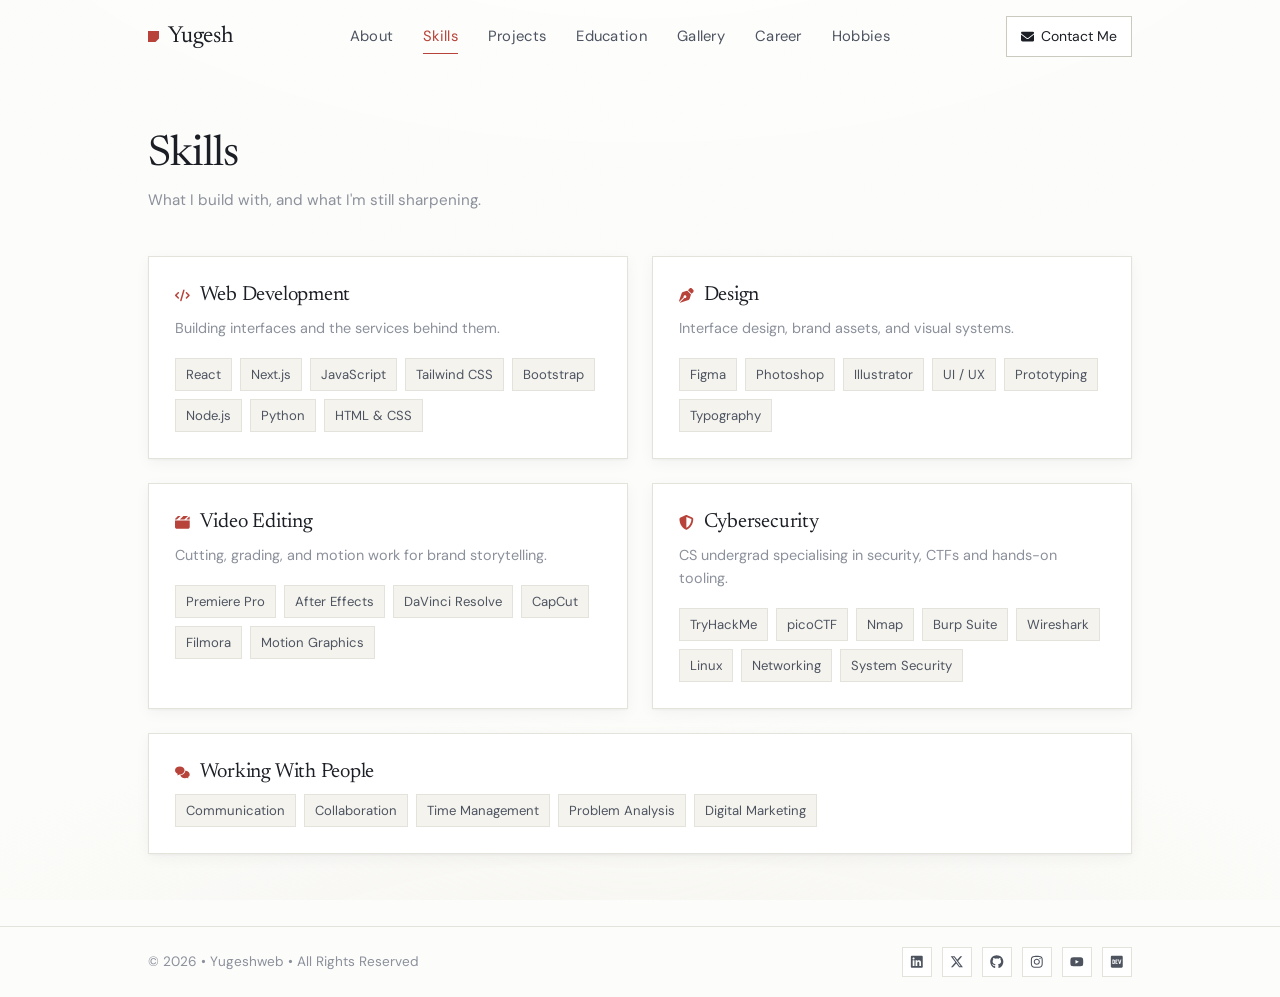
<file: skills.html>
<!DOCTYPE html>
<html lang="en">

<head>
    <meta charset="utf-8">
    <meta name="viewport" content="width=device-width, initial-scale=1">
    <title>Skills | Yugesh K</title>
    <meta name="description" content="Technical and professional skills of Yugesh K — React, Next.js, Node.js, Python, Figma, Premiere Pro, and cybersecurity tooling.">
    <meta name="author" content="Yugesh K">
    <meta name="theme-color" content="#fcfcfa">
    <link rel="canonical" href="https://yugeshweb.com/skills">

    <meta property="og:type" content="website">
    <meta property="og:site_name" content="Yugesh K">
    <meta property="og:title" content="Skills — Yugesh K">
    <meta property="og:description" content="Technical and professional skills of Yugesh K — React, Next.js, Node.js, Python, Figma, Premiere Pro, and cybersecurity tooling.">
    <meta property="og:url" content="https://yugeshweb.com/skills">
    <meta property="og:image" content="https://yugeshweb.com/Assets/yugesh.jpg">
    <meta property="og:locale" content="en_US">
    <meta name="twitter:card" content="summary_large_image">
    <meta name="twitter:site" content="@yugeshweb">
    <link rel="preload" href="/Assets/fonts/newsreader-normal-400-latin.woff2" as="font" type="font/woff2" crossorigin>
    <link rel="preload" href="/Assets/fonts/dmsans-normal-400-latin.woff2" as="font" type="font/woff2" crossorigin>
    <link rel="stylesheet" href="/SRC/style/style.css">
    <link rel="icon" href="/Assets/favicons/favicon.png" type="image/png" sizes="48x48">
    <link rel="apple-touch-icon" href="/Assets/favicons/apple-touch-icon.png">
<script async src="https://www.googletagmanager.com/gtag/js?id=G-00RCDTLY60"></script>
    <script>
        window.dataLayer = window.dataLayer || [];
        function gtag() { dataLayer.push(arguments); }
        gtag('js', new Date());
        gtag('config', 'G-00RCDTLY60');
    </script>
</head>

<body>

    <header class="header" id="header">
        <a href="/" class="logo"><span class="main-icon"></span><span>Yugesh</span></a>

        <div class="navbar">
            <a href="/">About</a>
            <a href="/skills" class="active">Skills</a>
            <a href="/projects">Projects</a>
            <a href="/education">Education</a>
            <a href="/gallery">Gallery</a>
            <a href="/career">Career</a>
            <a href="/hobbies">Hobbies</a>

        </div>

        <div class="main">
            <a href="/contact" class="user main-items"><svg class="cm-icon" xmlns="http://www.w3.org/2000/svg" viewBox="0 0 512 512" width="1em" height="1em" fill="currentColor" aria-hidden="true" focusable="false"><path d="M48 64C21.5 64 0 85.5 0 112c0 15.1 7.1 29.3 19.2 38.4L236.8 313.6c11.4 8.5 27 8.5 38.4 0L492.8 150.4c12.1-9.1 19.2-23.3 19.2-38.4c0-26.5-21.5-48-48-48L48 64zM0 176L0 384c0 35.3 28.7 64 64 64l384 0c35.3 0 64-28.7 64-64l0-208L294.4 339.2c-22.8 17.1-54 17.1-76.8 0L0 176z"/></svg>Contact Me</a>
            <div class="main-items menu-icon-container" id="menu-icon-js">
                <div class="menu-bars" id="menu-icon" aria-hidden="true"><span></span><span></span><span></span></div>
            </div>
        </div>
    </header>

    <div class="page">
        <main class="skills-main">
            <div class="skills-section">
                <div class="sheet-head">
                    <h1 class="sheet-title">Skills</h1>
                    <p class="sheet-note">What I build with, and what I'm still sharpening.</p>
                </div>

                <div class="skills">

                    <section class="domain paper">
                        <div class="domain-head">
                            <svg class="domain-icon" xmlns="http://www.w3.org/2000/svg" viewBox="0 0 640 512" width="1em" height="1em" fill="currentColor" aria-hidden="true" focusable="false"><path d="M392.8 1.2c-17-4.9-34.7 5-39.6 22l-128 448c-4.9 17 5 34.7 22 39.6s34.7-5 39.6-22l128-448c4.9-17-5-34.7-22-39.6zm80.6 120.1c-12.5 12.5-12.5 32.8 0 45.3L562.7 256l-89.4 89.4c-12.5 12.5-12.5 32.8 0 45.3s32.8 12.5 45.3 0l112-112c12.5-12.5 12.5-32.8 0-45.3l-112-112c-12.5-12.5-32.8-12.5-45.3 0zm-306.7 0c-12.5-12.5-32.8-12.5-45.3 0l-112 112c-12.5 12.5-12.5 32.8 0 45.3l112 112c12.5 12.5 32.8 12.5 45.3 0s12.5-32.8 0-45.3L77.3 256l89.4-89.4c12.5-12.5 12.5-32.8 0-45.3z"/></svg>
                            <h2 class="domain-title">Web Development</h2>
                        </div>
                        <p class="domain-line">Building interfaces and the services behind them.</p>
                        <ul class="tags">
                            <li class="tag">React</li>
                            <li class="tag">Next.js</li>
                            <li class="tag">JavaScript</li>
                            <li class="tag">Tailwind CSS</li>
                            <li class="tag">Bootstrap</li>
                            <li class="tag">Node.js</li>
                            <li class="tag">Python</li>
                            <li class="tag">HTML &amp; CSS</li>
                        </ul>
                    </section>

                    <section class="domain paper">
                        <div class="domain-head">
                            <svg class="domain-icon" xmlns="http://www.w3.org/2000/svg" viewBox="0 0 512 512" width="1em" height="1em" fill="currentColor" aria-hidden="true" focusable="false"><path d="M368.4 18.3L312.7 74.1 437.9 199.3l55.7-55.7c21.9-21.9 21.9-57.3 0-79.2L447.6 18.3c-21.9-21.9-57.3-21.9-79.2 0zM288 94.6l-9.2 2.8L134.7 140.6c-19.9 6-35.7 21.2-42.3 41L3.8 445.8c-3.8 11.3-1 23.9 7.3 32.4L164.7 324.7c-3-6.3-4.7-13.3-4.7-20.7c0-26.5 21.5-48 48-48s48 21.5 48 48s-21.5 48-48 48c-7.4 0-14.4-1.7-20.7-4.7L33.7 500.9c8.6 8.3 21.1 11.2 32.4 7.3l264.3-88.6c19.7-6.6 35-22.4 41-42.3l43.2-144.1 2.8-9.2L288 94.6z"/></svg>
                            <h2 class="domain-title">Design</h2>
                        </div>
                        <p class="domain-line">Interface design, brand assets, and visual systems.</p>
                        <ul class="tags">
                            <li class="tag">Figma</li>
                            <li class="tag">Photoshop</li>
                            <li class="tag">Illustrator</li>
                            <li class="tag">UI / UX</li>
                            <li class="tag">Prototyping</li>
                            <li class="tag">Typography</li>
                        </ul>
                    </section>

                    <section class="domain paper">
                        <div class="domain-head">
                            <svg class="domain-icon" xmlns="http://www.w3.org/2000/svg" viewBox="0 0 512 512" width="1em" height="1em" fill="currentColor" aria-hidden="true" focusable="false"><path d="M448 32l-86.1 0-1 1-127 127 92.1 0 1-1L453.8 32.3c-1.9-.2-3.8-.3-5.8-.3zm64 96l0-32c0-15.1-5.3-29.1-14-40l-104 104L512 160c0-11.7-3.1-22.6-8.6-32l8.6 0zM294.1 32l-1 1-127 127 92.1 0 1-1 127-127-92.1 0zM192 32l-89.1 0-1 1-127 127 92.1 0 1-1 127-127-3 0zM0 128L0 416c0 35.3 28.7 64 64 64l384 0c35.3 0 64-28.7 64-64l0-224L0 192l0-64z"/></svg>
                            <h2 class="domain-title">Video Editing</h2>
                        </div>
                        <p class="domain-line">Cutting, grading, and motion work for brand storytelling.</p>
                        <ul class="tags">
                            <li class="tag">Premiere Pro</li>
                            <li class="tag">After Effects</li>
                            <li class="tag">DaVinci Resolve</li>
                            <li class="tag">CapCut</li>
                            <li class="tag">Filmora</li>
                            <li class="tag">Motion Graphics</li>
                        </ul>
                    </section>

                    <section class="domain paper">
                        <div class="domain-head">
                            <svg class="domain-icon" xmlns="http://www.w3.org/2000/svg" viewBox="0 0 512 512" width="1em" height="1em" fill="currentColor" aria-hidden="true" focusable="false"><path d="M256 0c4.6 0 9.2 1 13.4 2.9L457.7 82.8c22 9.3 38.4 31 38.3 57.2c-.5 99.2-41.3 280.7-213.6 363.2c-16.7 8-36.1 8-52.8 0C57.3 420.7 16.5 239.2 16 140c-.1-26.2 16.3-47.9 38.3-57.2L242.7 2.9C246.8 1 251.4 0 256 0zm0 66.8l0 378.1C394 378 431.1 230.1 432 141.4L256 66.8z"/></svg>
                            <h2 class="domain-title">Cybersecurity</h2>
                        </div>
                        <p class="domain-line">CS undergrad specialising in security, CTFs and hands-on tooling.</p>
                        <ul class="tags">
                            <li class="tag">TryHackMe</li>
                            <li class="tag">picoCTF</li>
                            <li class="tag">Nmap</li>
                            <li class="tag">Burp Suite</li>
                            <li class="tag">Wireshark</li>
                            <li class="tag">Linux</li>
                            <li class="tag">Networking</li>
                            <li class="tag">System Security</li>
                        </ul>
                    </section>

                    <section class="domain paper wide">
                        <div class="domain-head">
                            <svg class="domain-icon" xmlns="http://www.w3.org/2000/svg" viewBox="0 0 640 512" width="1em" height="1em" fill="currentColor" aria-hidden="true" focusable="false"><path d="M208 352c-2.7 0-5.4-.1-8.1-.2c-24.9 16.3-54.4 27.4-86.8 31.7c-6.8 .9-13.6-2.7-16.7-8.9s-1.7-13.6 3.2-18.4c9.5-9.3 17.4-20.5 23.3-32.8C51.6 293.7 0 232.7 0 160C0 71.6 93.1 0 208 0S416 71.6 416 160s-93.1 192-208 192zM448 176c0 112.3-99.1 196.9-216.5 207C255.8 457.4 336.4 512 432 512c34.2 0 65.9-7 93.3-18.9c9.4 8.2 20.2 15.1 31.9 20.4c6.8 3.1 14.8 1.5 19.9-4s6.3-13.5 2.9-20.1c-4.4-8.5-8.1-17.7-10.9-27.4C620.9 431.9 640 391.5 640 348c0-83.2-70.2-152.3-160.5-167.4c.3 5.1 .5 10.2 .5 15.4z"/></svg>
                            <h2 class="domain-title">Working With People</h2>
                        </div>
                        <ul class="tags">
                            <li class="tag">Communication</li>
                            <li class="tag">Collaboration</li>
                            <li class="tag">Time Management</li>
                            <li class="tag">Problem Analysis</li>
                            <li class="tag">Digital Marketing</li>
                        </ul>
                    </section>

                </div>
            </div>
        </main>
        <footer class="footer">
            <div class="left">
                &copy; 2026 • Yugeshweb • All Rights Reserved
            </div>
            <div class="right">

                <div class="social"><a href="https://www.linkedin.com/in/yugeshweb" target="_blank" rel="noopener noreferrer" aria-label="LinkedIn"><svg xmlns="http://www.w3.org/2000/svg" viewBox="0 0 448 512" width="1em" height="1em" fill="currentColor" aria-hidden="true" focusable="false"><path d="M416 32L31.9 32C14.3 32 0 46.5 0 64.3L0 447.7C0 465.5 14.3 480 31.9 480L416 480c17.6 0 32-14.5 32-32.3l0-383.4C448 46.5 433.6 32 416 32zM135.4 416l-66 0 0-213.8 66.5 0 0 213.8-.5 0zm-33.2-243c-21.3 0-38.5-17.3-38.5-38.5S80.9 96 102.2 96c21.2 0 38.5 17.3 38.5 38.5c0 21.3-17.2 38.5-38.5 38.5zm282.1 243l-66.4 0 0-104c0-24.8-.5-56.7-34.5-56.7c-34.6 0-39.9 27-39.9 54.9l0 105.8-66.4 0 0-213.8 63.7 0 0 29.2 .9 0c8.9-16.8 30.6-34.5 62.9-34.5c67.2 0 79.7 44.3 79.7 101.9l0 117.2z"/></svg></a></div>
                <div class="social"><a href="https://x.com/yugeshweb" target="_blank" rel="noopener noreferrer" aria-label="X (Twitter)"><svg xmlns="http://www.w3.org/2000/svg" viewBox="0 0 512 512" width="1em" height="1em" fill="currentColor" aria-hidden="true" focusable="false"><path d="M389.2 48h70.6L305.6 224.2 487 464H345L233.7 318.6 106.5 464H35.8L200.7 275.5 26.8 48H172.4L272.9 180.9 389.2 48zM364.4 421.8h39.1L151.1 88h-42L364.4 421.8z"/></svg></a></div>
                <div class="social"><a href="https://github.com/yugeshweb" target="_blank" rel="noopener noreferrer" aria-label="GitHub"><svg xmlns="http://www.w3.org/2000/svg" viewBox="0 0 496 512" width="1em" height="1em" fill="currentColor" aria-hidden="true" focusable="false"><path d="M165.9 397.4c0 2-2.3 3.6-5.2 3.6-3.3 .3-5.6-1.3-5.6-3.6 0-2 2.3-3.6 5.2-3.6 3-.3 5.6 1.3 5.6 3.6zm-31.1-4.5c-.7 2 1.3 4.3 4.3 4.9 2.6 1 5.6 0 6.2-2s-1.3-4.3-4.3-5.2c-2.6-.7-5.5 .3-6.2 2.3zm44.2-1.7c-2.9 .7-4.9 2.6-4.6 4.9 .3 2 2.9 3.3 5.9 2.6 2.9-.7 4.9-2.6 4.6-4.6-.3-1.9-3-3.2-5.9-2.9zM244.8 8C106.1 8 0 113.3 0 252c0 110.9 69.8 205.8 169.5 239.2 12.8 2.3 17.3-5.6 17.3-12.1 0-6.2-.3-40.4-.3-61.4 0 0-70 15-84.7-29.8 0 0-11.4-29.1-27.8-36.6 0 0-22.9-15.7 1.6-15.4 0 0 24.9 2 38.6 25.8 21.9 38.6 58.6 27.5 72.9 20.9 2.3-16 8.8-27.1 16-33.7-55.9-6.2-112.3-14.3-112.3-110.5 0-27.5 7.6-41.3 23.6-58.9-2.6-6.5-11.1-33.3 2.6-67.9 20.9-6.5 69 27 69 27 20-5.6 41.5-8.5 62.8-8.5s42.8 2.9 62.8 8.5c0 0 48.1-33.6 69-27 13.7 34.7 5.2 61.4 2.6 67.9 16 17.7 25.8 31.5 25.8 58.9 0 96.5-58.9 104.2-114.8 110.5 9.2 7.9 17 22.9 17 46.4 0 33.7-.3 75.4-.3 83.6 0 6.5 4.6 14.4 17.3 12.1C428.2 457.8 496 362.9 496 252 496 113.3 383.5 8 244.8 8zM97.2 352.9c-1.3 1-1 3.3 .7 5.2 1.6 1.6 3.9 2.3 5.2 1 1.3-1 1-3.3-.7-5.2-1.6-1.6-3.9-2.3-5.2-1zm-10.8-8.1c-.7 1.3 .3 2.9 2.3 3.9 1.6 1 3.6 .7 4.3-.7 .7-1.3-.3-2.9-2.3-3.9-2-.6-3.6-.3-4.3 .7zm32.4 35.6c-1.6 1.3-1 4.3 1.3 6.2 2.3 2.3 5.2 2.6 6.5 1 1.3-1.3 .7-4.3-1.3-6.2-2.2-2.3-5.2-2.6-6.5-1zm-11.4-14.7c-1.6 1-1.6 3.6 0 5.9s4.3 3.3 5.6 2.3c1.6-1.3 1.6-3.9 0-6.2-1.4-2.3-4-3.3-5.6-2z"/></svg></a></div>
                <div class="social"><a href="https://www.instagram.com/yugeshweb" target="_blank" rel="noopener noreferrer" aria-label="Instagram"><svg xmlns="http://www.w3.org/2000/svg" viewBox="0 0 448 512" width="1em" height="1em" fill="currentColor" aria-hidden="true" focusable="false"><path d="M224.1 141c-63.6 0-114.9 51.3-114.9 114.9s51.3 114.9 114.9 114.9S339 319.5 339 255.9 287.7 141 224.1 141zm0 189.6c-41.1 0-74.7-33.5-74.7-74.7s33.5-74.7 74.7-74.7 74.7 33.5 74.7 74.7-33.6 74.7-74.7 74.7zm146.4-194.3c0 14.9-12 26.8-26.8 26.8-14.9 0-26.8-12-26.8-26.8s12-26.8 26.8-26.8 26.8 12 26.8 26.8zm76.1 27.2c-1.7-35.9-9.9-67.7-36.2-93.9-26.2-26.2-58-34.4-93.9-36.2-37-2.1-147.9-2.1-184.9 0-35.8 1.7-67.6 9.9-93.9 36.1s-34.4 58-36.2 93.9c-2.1 37-2.1 147.9 0 184.9 1.7 35.9 9.9 67.7 36.2 93.9s58 34.4 93.9 36.2c37 2.1 147.9 2.1 184.9 0 35.9-1.7 67.7-9.9 93.9-36.2 26.2-26.2 34.4-58 36.2-93.9 2.1-37 2.1-147.8 0-184.8zM398.8 388c-7.8 19.6-22.9 34.7-42.6 42.6-29.5 11.7-99.5 9-132.1 9s-102.7 2.6-132.1-9c-19.6-7.8-34.7-22.9-42.6-42.6-11.7-29.5-9-99.5-9-132.1s-2.6-102.7 9-132.1c7.8-19.6 22.9-34.7 42.6-42.6 29.5-11.7 99.5-9 132.1-9s102.7-2.6 132.1 9c19.6 7.8 34.7 22.9 42.6 42.6 11.7 29.5 9 99.5 9 132.1s2.7 102.7-9 132.1z"/></svg></a></div>
                <div class="social"><a href="https://youtube.com/@yugeshweb" target="_blank" rel="noopener noreferrer" aria-label="YouTube"><svg xmlns="http://www.w3.org/2000/svg" viewBox="0 0 576 512" width="1em" height="1em" fill="currentColor" aria-hidden="true" focusable="false"><path d="M549.7 124.1c-6.3-23.7-24.8-42.3-48.3-48.6C458.8 64 288 64 288 64S117.2 64 74.6 75.5c-23.5 6.3-42 24.9-48.3 48.6-11.4 42.9-11.4 132.3-11.4 132.3s0 89.4 11.4 132.3c6.3 23.7 24.8 41.5 48.3 47.8C117.2 448 288 448 288 448s170.8 0 213.4-11.5c23.5-6.3 42-24.2 48.3-47.8 11.4-42.9 11.4-132.3 11.4-132.3s0-89.4-11.4-132.3zm-317.5 213.5V175.2l142.7 81.2-142.7 81.2z"/></svg></a></div>
                <div class="social"><a href="https://dev.to/yugeshweb" target="_blank" rel="noopener noreferrer" aria-label="DEV Community"><svg xmlns="http://www.w3.org/2000/svg" viewBox="0 0 448 512" width="1em" height="1em" fill="currentColor" aria-hidden="true" focusable="false"><path d="M120.12 208.29c-3.88-2.9-7.77-4.35-11.65-4.35H91.03v104.47h17.45c3.88 0 7.77-1.45 11.65-4.35 3.88-2.9 5.82-7.25 5.82-13.06v-69.65c-.01-5.8-1.96-10.16-5.83-13.06zM404.1 32H43.9C19.7 32 .06 51.59 0 75.8v360.4C.06 460.41 19.7 480 43.9 480h360.2c24.21 0 43.84-19.59 43.9-43.8V75.8c-.06-24.21-19.7-43.8-43.9-43.8zM154.2 291.19c0 18.81-11.61 47.31-48.36 47.25h-46.4V172.98h47.38c35.44 0 47.36 28.46 47.37 47.28l.01 70.93zm100.68-88.66H201.6v38.42h32.57v29.57H201.6v38.41h53.29v29.57h-62.18c-11.16.29-20.44-8.53-20.72-19.69V193.7c-.27-11.15 8.56-20.41 19.71-20.69h63.19l-.01 29.52zm103.64 115.29c-13.2 30.75-36.85 24.63-47.44 0l-38.53-144.8h32.57l29.71 113.72 29.57-113.72h32.58l-38.46 144.8z"/></svg></a></div>
            </div>
        </footer>
    </div>

    <div class="nav-touch-close" id="nav-tc-js"></div>
    <script src="/SRC/script/script.js"></script>

</body>

</html>
</file>
<file: SRC/style/style.css>
/* Self-hosted fonts — the browser fetches these directly instead of
   chaining fonts.googleapis.com -> fonts.gstatic.com on every load.
   latin + latin-ext subsets only (cyrillic/greek/vietnamese dropped). */

@font-face {
	font-family: 'DM Sans';
	font-style: normal;
	font-weight: 400;
	font-display: swap;
	src: url('/Assets/fonts/dmsans-normal-400-latin-ext.woff2') format('woff2');
	unicode-range: U+0100-02BA, U+02BD-02C5, U+02C7-02CC, U+02CE-02D7, U+02DD-02FF, U+0304, U+0308, U+0329, U+1D00-1DBF, U+1E00-1E9F, U+1EF2-1EFF, U+2020, U+20A0-20AB, U+20AD-20C0, U+2113, U+2C60-2C7F, U+A720-A7FF;
}

@font-face {
	font-family: 'DM Sans';
	font-style: normal;
	font-weight: 400;
	font-display: swap;
	src: url('/Assets/fonts/dmsans-normal-400-latin.woff2') format('woff2');
	unicode-range: U+0000-00FF, U+0131, U+0152-0153, U+02BB-02BC, U+02C6, U+02DA, U+02DC, U+0304, U+0308, U+0329, U+2000-206F, U+20AC, U+2122, U+2191, U+2193, U+2212, U+2215, U+FEFF, U+FFFD;
}

@font-face {
	font-family: 'DM Sans';
	font-style: normal;
	font-weight: 500;
	font-display: swap;
	src: url('/Assets/fonts/dmsans-normal-400-latin-ext.woff2') format('woff2');
	unicode-range: U+0100-02BA, U+02BD-02C5, U+02C7-02CC, U+02CE-02D7, U+02DD-02FF, U+0304, U+0308, U+0329, U+1D00-1DBF, U+1E00-1E9F, U+1EF2-1EFF, U+2020, U+20A0-20AB, U+20AD-20C0, U+2113, U+2C60-2C7F, U+A720-A7FF;
}

@font-face {
	font-family: 'DM Sans';
	font-style: normal;
	font-weight: 500;
	font-display: swap;
	src: url('/Assets/fonts/dmsans-normal-400-latin.woff2') format('woff2');
	unicode-range: U+0000-00FF, U+0131, U+0152-0153, U+02BB-02BC, U+02C6, U+02DA, U+02DC, U+0304, U+0308, U+0329, U+2000-206F, U+20AC, U+2122, U+2191, U+2193, U+2212, U+2215, U+FEFF, U+FFFD;
}

@font-face {
	font-family: 'DM Sans';
	font-style: normal;
	font-weight: 600;
	font-display: swap;
	src: url('/Assets/fonts/dmsans-normal-400-latin-ext.woff2') format('woff2');
	unicode-range: U+0100-02BA, U+02BD-02C5, U+02C7-02CC, U+02CE-02D7, U+02DD-02FF, U+0304, U+0308, U+0329, U+1D00-1DBF, U+1E00-1E9F, U+1EF2-1EFF, U+2020, U+20A0-20AB, U+20AD-20C0, U+2113, U+2C60-2C7F, U+A720-A7FF;
}

@font-face {
	font-family: 'DM Sans';
	font-style: normal;
	font-weight: 600;
	font-display: swap;
	src: url('/Assets/fonts/dmsans-normal-400-latin.woff2') format('woff2');
	unicode-range: U+0000-00FF, U+0131, U+0152-0153, U+02BB-02BC, U+02C6, U+02DA, U+02DC, U+0304, U+0308, U+0329, U+2000-206F, U+20AC, U+2122, U+2191, U+2193, U+2212, U+2215, U+FEFF, U+FFFD;
}

@font-face {
	font-family: 'Newsreader';
	font-style: italic;
	font-weight: 400;
	font-display: swap;
	src: url('/Assets/fonts/newsreader-italic-400-latin-ext.woff2') format('woff2');
	unicode-range: U+0100-02BA, U+02BD-02C5, U+02C7-02CC, U+02CE-02D7, U+02DD-02FF, U+0304, U+0308, U+0329, U+1D00-1DBF, U+1E00-1E9F, U+1EF2-1EFF, U+2020, U+20A0-20AB, U+20AD-20C0, U+2113, U+2C60-2C7F, U+A720-A7FF;
}

@font-face {
	font-family: 'Newsreader';
	font-style: italic;
	font-weight: 400;
	font-display: swap;
	src: url('/Assets/fonts/newsreader-italic-400-latin.woff2') format('woff2');
	unicode-range: U+0000-00FF, U+0131, U+0152-0153, U+02BB-02BC, U+02C6, U+02DA, U+02DC, U+0304, U+0308, U+0329, U+2000-206F, U+20AC, U+2122, U+2191, U+2193, U+2212, U+2215, U+FEFF, U+FFFD;
}

@font-face {
	font-family: 'Newsreader';
	font-style: normal;
	font-weight: 400;
	font-display: swap;
	src: url('/Assets/fonts/newsreader-normal-400-latin-ext.woff2') format('woff2');
	unicode-range: U+0100-02BA, U+02BD-02C5, U+02C7-02CC, U+02CE-02D7, U+02DD-02FF, U+0304, U+0308, U+0329, U+1D00-1DBF, U+1E00-1E9F, U+1EF2-1EFF, U+2020, U+20A0-20AB, U+20AD-20C0, U+2113, U+2C60-2C7F, U+A720-A7FF;
}

@font-face {
	font-family: 'Newsreader';
	font-style: normal;
	font-weight: 400;
	font-display: swap;
	src: url('/Assets/fonts/newsreader-normal-400-latin.woff2') format('woff2');
	unicode-range: U+0000-00FF, U+0131, U+0152-0153, U+02BB-02BC, U+02C6, U+02DA, U+02DC, U+0304, U+0308, U+0329, U+2000-206F, U+20AC, U+2122, U+2191, U+2193, U+2212, U+2215, U+FEFF, U+FFFD;
}

@font-face {
	font-family: 'Newsreader';
	font-style: normal;
	font-weight: 500;
	font-display: swap;
	src: url('/Assets/fonts/newsreader-normal-400-latin-ext.woff2') format('woff2');
	unicode-range: U+0100-02BA, U+02BD-02C5, U+02C7-02CC, U+02CE-02D7, U+02DD-02FF, U+0304, U+0308, U+0329, U+1D00-1DBF, U+1E00-1E9F, U+1EF2-1EFF, U+2020, U+20A0-20AB, U+20AD-20C0, U+2113, U+2C60-2C7F, U+A720-A7FF;
}

@font-face {
	font-family: 'Newsreader';
	font-style: normal;
	font-weight: 500;
	font-display: swap;
	src: url('/Assets/fonts/newsreader-normal-400-latin.woff2') format('woff2');
	unicode-range: U+0000-00FF, U+0131, U+0152-0153, U+02BB-02BC, U+02C6, U+02DA, U+02DC, U+0304, U+0308, U+0329, U+2000-206F, U+20AC, U+2122, U+2191, U+2193, U+2212, U+2215, U+FEFF, U+FFFD;
}

@font-face {
	font-family: 'Newsreader';
	font-style: normal;
	font-weight: 600;
	font-display: swap;
	src: url('/Assets/fonts/newsreader-normal-400-latin-ext.woff2') format('woff2');
	unicode-range: U+0100-02BA, U+02BD-02C5, U+02C7-02CC, U+02CE-02D7, U+02DD-02FF, U+0304, U+0308, U+0329, U+1D00-1DBF, U+1E00-1E9F, U+1EF2-1EFF, U+2020, U+20A0-20AB, U+20AD-20C0, U+2113, U+2C60-2C7F, U+A720-A7FF;
}

@font-face {
	font-family: 'Newsreader';
	font-style: normal;
	font-weight: 600;
	font-display: swap;
	src: url('/Assets/fonts/newsreader-normal-400-latin.woff2') format('woff2');
	unicode-range: U+0000-00FF, U+0131, U+0152-0153, U+02BB-02BC, U+02C6, U+02DA, U+02DC, U+0304, U+0308, U+0329, U+2000-206F, U+20AC, U+2122, U+2191, U+2193, U+2212, U+2215, U+FEFF, U+FFFD;
}

/* ==========================================================
   1. TOKENS
   ========================================================== */

:root {
	/* paper */
	--paper: #fcfcfa;
	--paper-raised: #ffffff;
	--paper-shade: #f4f3ee;
	--grid-line: rgba(48, 62, 84, 0.05);
	--grid-size: 22px;

	/* ink */
	--ink: #1b1e24;
	--ink-soft: #4d5460;
	--ink-faint: #8b909b;
	--rule: #e3e2db;
	--rule-strong: #cbcabf;

	/* accent */
	--accent: #b8433a;
	--accent-tint: rgba(184, 67, 58, 0.08);

	/* type */
	/* Newsreader carries the voice; DM Sans does the interface work.
	   No monospace anywhere — mono in nav/footer is the stock
	   dev-portfolio look this site is deliberately avoiding. */
	--font-serif: 'Newsreader', Georgia, 'Times New Roman', serif;
	--font-sans: 'DM Sans', system-ui, -apple-system, 'Segoe UI', sans-serif;

	/* every former mono slot now resolves to the sans */
	--font-mono: var(--font-sans);

	/* elevation — soft, no offset, nothing that reads as a "pop" */
	--shadow: 0 1px 2px rgba(27, 30, 36, 0.04), 0 4px 14px rgba(27, 30, 36, 0.045);

	/* rhythm */
	--gap: 24px;
	--page-max: 1040px;
	--page-pad: 28px;
	--header-h: 74px;
}

/* ==========================================================
   2. RESET
   ========================================================== */

*,
*::before,
*::after {
	margin: 0;
	padding: 0;
	box-sizing: border-box;
}

html {
	-webkit-text-size-adjust: 100%;
	scroll-behavior: smooth;
}

body {
	min-height: 100vh;
	font-family: var(--font-sans);
	font-size: 16px;
	line-height: 1.6;
	color: var(--ink);
	background-color: var(--paper);
	background-image:
		linear-gradient(var(--grid-line) 0.5px, transparent 0.5px),
		linear-gradient(90deg, var(--grid-line) 0.5px, transparent 0.5px);
	background-size: var(--grid-size) var(--grid-size);
	background-position: center top;
	background-attachment: fixed;
	-webkit-font-smoothing: antialiased;
	-moz-osx-font-smoothing: grayscale;
	overflow-x: hidden;
}

/* light falling across the sheet */
body::before {
	content: "";
	position: fixed;
	inset: 0;
	z-index: 0;
	pointer-events: none;
	background:
		radial-gradient(130% 90% at 50% -20%, rgba(255, 255, 255, 0.9) 0%, transparent 55%),
		radial-gradient(110% 60% at 50% 115%, rgba(240, 238, 230, 0.55) 0%, transparent 60%);
}

img {
	display: block;
	max-width: 100%;
	height: auto;
}

a {
	text-decoration: none;
	color: inherit;
}

ul,
ol {
	list-style: none;
}

button,
input,
textarea {
	font: inherit;
	color: inherit;
}

h1,
h2,
h3 {
	font-weight: 400;
	line-height: 1.2;
}

:focus-visible {
	outline: 2px solid var(--accent);
	outline-offset: 3px;
}

/* ==========================================================
   3. LAYOUT
   ========================================================== */

.page {
	position: relative;
	z-index: 1;
	min-height: 100vh;
	display: flex;
	flex-direction: column;
}

.page > main,
.page > section {
	flex: 1 0 auto;
	width: 100%;
	padding-top: calc(var(--header-h) + 56px);
	padding-bottom: 72px;
	display: flex;
	justify-content: center;
}

.page > .footer {
	flex-shrink: 0;
	margin-top: auto;
}

/* every page body shares one measure */
.skills-section,
.projects-section,
.education-section,
.career-section,
.hobbies-section,
.gallery-section,
.contact-shell,
.about-content {
	width: 100%;
	max-width: var(--page-max);
	padding-inline: var(--page-pad);
}

/* ==========================================================
   4. HEADER
   ========================================================== */

body > .header {
	position: fixed;
	top: 0;
	left: 0;
	width: 100%;
	height: var(--header-h);
	z-index: 100;
	display: flex;
	align-items: center;
	justify-content: space-between;
	gap: 20px;
	padding-inline: max(var(--page-pad), calc((100vw - var(--page-max)) / 2 + var(--page-pad)));
	background: transparent;
	border-bottom: 1px solid transparent;
	transition: background-color .3s ease, border-color .3s ease, top .35s ease;
}

body > .header.scrolled {
	background-color: rgba(252, 252, 250, 0.88);
	backdrop-filter: saturate(160%) blur(10px);
	-webkit-backdrop-filter: saturate(160%) blur(10px);
	border-bottom-color: var(--rule);
}

.logo {
	display: flex;
	align-items: center;
	gap: 9px;
	flex-shrink: 0;
}

.logo .main-icon {
	width: 11px;
	height: 11px;
	background-color: var(--accent);
	/* folded paper square — the one origami mark that stays */
	clip-path: polygon(0 0, 100% 0, 100% 68%, 68% 100%, 0 100%);
}

.logo span:last-child {
	font-family: var(--font-serif);
	font-size: 1.45rem;
	letter-spacing: -0.01em;
	color: var(--ink);
}

.navbar {
	display: flex;
	align-items: center;
	gap: 30px;
}

.navbar a {
	position: relative;
	font-family: var(--font-mono);
	font-size: 0.925rem;
	letter-spacing: 0.02em;
	color: var(--ink-soft);
	padding-block: 6px;
	transition: color .2s ease;
}

.navbar a::after {
	content: "";
	position: absolute;
	left: 0;
	bottom: 0;
	width: 0;
	height: 1px;
	background-color: var(--accent);
	transition: width .25s cubic-bezier(.4, 0, .2, 1);
}

.navbar a:hover {
	color: var(--ink);
}

.navbar a:hover::after,
.navbar a.active::after {
	width: 100%;
}

.navbar a.active {
	color: var(--accent);
}

.header .main {
	display: flex;
	align-items: center;
	gap: 12px;
	flex-shrink: 0;
}

.header .main a.user {
	display: inline-flex;
	align-items: center;
	gap: 7px;
	font-family: var(--font-mono);
	font-size: 0.875rem;
	color: var(--ink);
	padding: 8px 14px;
	border: 1px solid var(--rule-strong);
	background-color: var(--paper-raised);
	transition: color .2s ease, border-color .2s ease, background-color .2s ease;
}

.header .main a.user:hover {
	color: var(--paper-raised);
	background-color: var(--ink);
	border-color: var(--ink);
}

.header .main a.user.active {
	color: var(--accent);
	border-color: var(--accent);
}

.header .main a.user.active:hover {
	color: var(--paper-raised);
	background-color: var(--accent);
}

.cm-icon {
	font-size: 0.82rem;
}

/* hamburger drawn in CSS — replaces the 114 KB boxicons webfont that
   was loaded for this one glyph. The .bx-x class the script toggles
   now folds the bars into a cross. */
#menu-icon {
	display: none;
	flex-direction: column;
	justify-content: center;
	gap: 5px;
	width: 22px;
	height: 22px;
	cursor: pointer;
}

#menu-icon span {
	display: block;
	width: 100%;
	height: 2px;
	background-color: var(--ink);
	border-radius: 1px;
	transition: transform .25s ease, opacity .2s ease;
}

#menu-icon.bx-x span:nth-child(1) {
	transform: translateY(7px) rotate(45deg);
}

#menu-icon.bx-x span:nth-child(2) {
	opacity: 0;
}

#menu-icon.bx-x span:nth-child(3) {
	transform: translateY(-7px) rotate(-45deg);
}

.menu-icon-container {
	display: none;
	align-items: center;
	justify-content: center;
	width: 38px;
	height: 38px;
	border: 1px solid var(--rule-strong);
	background-color: var(--paper-raised);
	cursor: pointer;
}

.nav-touch-close {
	position: fixed;
	inset: 0;
	display: none;
	background: rgba(252, 252, 250, 0.6);
	backdrop-filter: blur(3px);
	-webkit-backdrop-filter: blur(3px);
	z-index: 90;
	cursor: pointer;
}

.nav-touch-close-open {
	display: block;
}

/* ==========================================================
   5. THE CARD — one definition, used everywhere
   ========================================================== */

.paper {
	position: relative;
	background-color: var(--paper-raised);
	border: 1px solid var(--rule);
	box-shadow: var(--shadow);
	/* no transform, no lift, no tilt — the surface stays still */
	transition: border-color .22s ease;
}

.paper:hover {
	border-color: var(--rule-strong);
}

/* ==========================================================
   6. PAGE HEADINGS
   ========================================================== */

.sheet-head {
	margin-bottom: 44px;
}

.sheet-title {
	font-family: var(--font-serif);
	font-size: clamp(2rem, 4.2vw, 2.65rem);
	letter-spacing: -0.022em;
	color: var(--ink);
}

.sheet-note {
	margin-top: 7px;
	font-size: 0.95rem;
	color: var(--ink-faint);
	max-width: 56ch;
}

/* ==========================================================
   7. HOME
   ========================================================== */

.about-content {
	display: grid;
	/* fixed track for the photo: it cannot move when the heading retypes */
	grid-template-columns: minmax(0, 1fr) 360px;
	/* the row collapses to the height of the text, and the photo
	   column stretches to match it */
	align-items: stretch;
	align-content: center;
	gap: 60px;
}

/* text sits left, photo right, regardless of source order */
.column.left {
	grid-column: 1;
	grid-row: 1;
	min-width: 0;
}

/* The row is stretched, so this column is exactly as tall as the
   text column beside it. The image fills it, which makes the frame
   top line up with the heading and the bottom with the buttons —
   automatically, at any width and for any typed role. */
.column.right {
	grid-column: 2;
	grid-row: 1;
	position: relative;
	align-self: stretch;
}

/* Absolute positioning keeps the image's own size out of the grid's
   height calculation, so the text alone decides how tall the row is.
   object-fit crops the square photo into this taller frame, which is
   what produces the zoom; object-position keeps the face centred.
   object-view-box shows ~90.9% of the source (a 4.55% inset on each
   side), which reads as a further 10% zoom on the photo while the
   frame — border, padding and shadow — keeps its exact size. */
.column.right img {
	position: absolute;
	inset: 0;
	width: 100%;
	height: 100%;
	object-fit: cover;
	object-view-box: inset(4.55%);
	object-position: center 22%;
	background-color: var(--paper-raised);
	padding: 9px;
	border: 1px solid var(--rule);
	/* the base shadow keeps the frame's contact edge, and the two
	   downward-biased layers add the weight that sits below it */
	box-shadow: var(--shadow),
		0 10px 18px -6px rgba(27, 30, 36, 0.10),
		0 20px 34px -12px rgba(27, 30, 36, 0.09);
}

.about .text {
	font-family: var(--font-serif);
	font-size: clamp(1.8rem, 3.9vw, 2.5rem);
	line-height: 1.18;
	letter-spacing: -0.022em;
	color: var(--ink);
	font-weight: 400;
}

/* the lead and the role each hold their own line, so the heading is
   always exactly two lines — nothing below it can ever shift */
.about .text-lead,
.about .text-role {
	display: block;
	white-space: nowrap;
}

/* the role line reserves its height before the first character types */
.about .text-role {
	min-height: 1.18em;
}

.about .iAm {
	color: var(--accent);
	font-style: italic;
}

/* typed.js appends its cursor here — it must not start a new line.
   It is also taken out of the layout flow: sitting inline, it was
   re-positioned on every typed character, which Chrome counts as a
   layout shift each time — ~100 of them per cycle, accumulating for
   as long as the page stays open. Absolute keeps it visible without
   letting it move anything. */
.about .text-role .typed-cursor {
	position: absolute;
	color: var(--accent);
	font-style: normal;
	font-weight: 300;
}

/* the cursor positions against this line, not the page */
.about .text-role {
	position: relative;
}

.about p {
	margin-top: 18px;
	font-size: 1rem;
	line-height: 1.72;
	color: var(--ink-soft);
	max-width: 56ch;
}

.about .buttons {
	margin-top: 30px;
	display: flex;
	flex-wrap: wrap;
	gap: 12px;
}

/* ==========================================================
   8. BUTTONS — square, no corner cuts
   ========================================================== */

.about a,
.contact-button {
	display: inline-flex;
	align-items: center;
	justify-content: center;
	font-family: var(--font-mono);
	font-size: 0.9rem;
	letter-spacing: 0.02em;
	padding: 12px 22px;
	border: 1px solid var(--accent);
	background-color: var(--accent);
	color: var(--paper-raised);
	cursor: pointer;
	transition: background-color .2s ease, border-color .2s ease, color .2s ease;
}

.about a:hover,
.contact-button:hover {
	background-color: #9c352d;
	border-color: #9c352d;
}

.about .cm-button {
	background-color: transparent;
	border-color: var(--rule-strong);
	color: var(--ink);
}

.about .cm-button:hover {
	background-color: var(--ink);
	border-color: var(--ink);
	color: var(--paper-raised);
}

/* ==========================================================
   9. SKILLS
   ========================================================== */

.skills {
	display: grid;
	grid-template-columns: repeat(2, minmax(0, 1fr));
	gap: var(--gap);
}

.domain {
	padding: 26px;
}

.domain.wide {
	grid-column: 1 / -1;
}

.domain-head {
	display: flex;
	align-items: center;
	gap: 10px;
	margin-bottom: 9px;
}

.domain-icon {
	font-size: 0.92rem;
	color: var(--accent);
}

.domain-title {
	font-family: var(--font-serif);
	font-size: 1.28rem;
	letter-spacing: -0.012em;
	color: var(--ink);
}

.domain-line {
	font-size: 0.9rem;
	line-height: 1.62;
	color: var(--ink-faint);
	margin-bottom: 18px;
}

.tags {
	display: flex;
	flex-wrap: wrap;
	gap: 8px;
}

.tag {
	font-family: var(--font-mono);
	font-size: 0.82rem;
	color: var(--ink-soft);
	background-color: var(--paper-shade);
	border: 1px solid var(--rule);
	padding: 5px 10px;
	transition: color .18s ease, border-color .18s ease;
}

.tag:hover {
	color: var(--accent);
	border-color: var(--accent);
}

/* ==========================================================
   10. PROJECTS
   ========================================================== */

.projects {
	display: flex;
	flex-direction: column;
	gap: var(--gap);
}

/* image left, text right — the image track is fixed so every card
   in the stack lines its text up on the same edge */
.project {
	display: grid;
	grid-template-columns: 300px minmax(0, 1fr);
	align-items: stretch;
}

.project-image {
	position: relative;
	background-color: var(--paper-shade);
	border-right: 1px solid var(--rule);
	overflow: hidden;
}

.project-image img {
	position: absolute;
	inset: 0;
	width: 100%;
	height: 100%;
	object-fit: cover;
}

/* placeholder until a real screenshot goes in */
.project-image-empty {
	display: flex;
	align-items: center;
	justify-content: center;
	min-height: 200px;
	height: 100%;
	font-size: 1.6rem;
	color: var(--ink-faint);
}

.project-body {
	padding: 26px;
	display: flex;
	flex-direction: column;
	align-items: flex-start;
}

.project-title {
	font-family: var(--font-serif);
	font-size: 1.28rem;
	letter-spacing: -0.012em;
	color: var(--ink);
}

.project-line {
	margin-top: 9px;
	font-size: 0.9rem;
	line-height: 1.62;
	color: var(--ink-faint);
}

.project-button {
	margin-top: 20px;
	display: inline-flex;
	align-items: center;
	justify-content: center;
	font-family: var(--font-mono);
	font-size: 0.9rem;
	letter-spacing: 0.02em;
	padding: 12px 22px;
	border: 1px solid var(--accent);
	background-color: var(--accent);
	color: var(--paper-raised);
	transition: background-color .2s ease, border-color .2s ease;
}

.project-button:hover {
	background-color: #9c352d;
	border-color: #9c352d;
}

/* ==========================================================
   11. EDUCATION
   ========================================================== */

.education-section {
	display: flex;
	flex-direction: column;
	gap: var(--gap);
}

.study {
	display: grid;
	grid-template-columns: 268px minmax(0, 1fr);
	align-items: center;
	gap: 30px;
	padding: 22px;
}

.study .image img {
	width: 100%;
	aspect-ratio: 3 / 2;
	object-fit: cover;
	border: 1px solid var(--rule);
}

/* the divider is the only rule these cards need */
.study .line {
	display: none;
}

.study.second {
	grid-template-columns: minmax(0, 1fr) 268px;
}

.study.second .image {
	order: 2;
}

.study.second .texts {
	order: 1;
}

.study .texts .header {
	position: static;
	display: block;
	width: auto;
	height: auto;
	padding: 0;
	background: none;
	border: none;
	font-family: var(--font-serif);
	font-size: 1.26rem;
	line-height: 1.25;
	color: var(--ink);
}

.study .texts .name {
	font-family: var(--font-mono);
	font-size: 0.85rem;
	color: var(--accent);
	margin-top: 5px;
}

.study .texts .text {
	font-size: 0.92rem;
	line-height: 1.68;
	color: var(--ink-soft);
	margin-top: 12px;
}

/* ==========================================================
   12. CAREER
   ========================================================== */

.career-section > * + * {
	margin-top: 52px;
}

.career-header .text {
	font-family: var(--font-sans);
	font-size: 0.82rem;
	font-weight: 500;
	letter-spacing: 0.01em;
	color: var(--ink-faint);
}

/* one hairline under the section label, nothing more */
.career-header .header-line {
	height: 1px;
	background-color: var(--rule);
	margin-top: 8px;
}

.professional-summary .texts {
	font-family: var(--font-serif);
	font-size: 1.1rem;
	line-height: 1.72;
	color: var(--ink-soft);
	max-width: 68ch;
	margin-top: 18px;
}

.goals {
	display: grid;
	grid-template-columns: repeat(2, minmax(0, 1fr));
	gap: 32px;
	margin-top: 26px;
}

.goals-row {
	display: flex;
	flex-direction: column;
}

.goals-header .text {
	font-family: var(--font-serif);
	font-size: 1.18rem;
	color: var(--ink);
}

.goals-header .header-line {
	width: 34px;
	height: 2px;
	background-color: var(--accent);
	margin-top: 6px;
}

.goals-row .texts {
	margin-top: 18px;
	display: flex;
	flex-direction: column;
	gap: 10px;
}

.text-row {
	display: flex;
	align-items: flex-start;
	gap: 11px;
	font-size: 0.92rem;
	line-height: 1.6;
	color: var(--ink-soft);
	padding: 14px 16px;
}

.tr-icon {
	flex-shrink: 0;
	width: 7px;
	height: 7px;
	margin-top: 7px;
	background-color: var(--accent);
	/* small folded-corner mark */
	clip-path: polygon(0 0, 100% 0, 0 100%);
}

/* ==========================================================
   13. GALLERY
   ========================================================== */

.gallery-grid {
	display: grid;
	grid-template-columns: repeat(auto-fill, minmax(216px, 1fr));
	gap: var(--gap);
}

.gallery-item {
	padding: 8px;
	cursor: pointer;
}

.gallery-item .image {
	position: relative;
	overflow: hidden;
	aspect-ratio: 4 / 5;
}

.gallery-item .image img {
	width: 100%;
	height: 100%;
	object-fit: cover;
	transition: transform .5s cubic-bezier(.4, 0, .2, 1);
}

.gallery-item:hover .image img {
	transform: scale(1.035);
}

.gallery-item .overlay {
	position: absolute;
	inset: 0;
	background-color: rgba(27, 30, 36, 0);
	transition: background-color .3s ease;
}

.gallery-item:hover .overlay {
	background-color: rgba(27, 30, 36, 0.06);
}

/* ==========================================================
   14. HOBBIES
   ========================================================== */

/* four cards: 4-up on wide screens, 2×2 below — never an orphan row */
.hobbies-section .section {
	display: grid;
	grid-template-columns: repeat(4, minmax(0, 1fr));
	gap: var(--gap);
}

/* the original markup nests cards in .row wrappers — flatten them */
.hobbies-section .section .row {
	display: contents;
}

.hobbies {
	display: flex;
	flex-direction: column;
	padding: 14px;
}

.hobbies .image img {
	width: 100%;
	aspect-ratio: 4 / 3;
	object-fit: cover;
	border: 1px solid var(--rule);
}

.hobbies .header {
	position: static;
	display: block;
	width: auto;
	height: auto;
	padding: 0;
	background: none;
	border: none;
	margin-top: 15px;
}

.hobbies .header .header-text {
	font-family: var(--font-serif);
	font-size: 1.14rem;
	color: var(--ink);
}

.hobbies .header .header-line {
	width: 30px;
	height: 2px;
	background-color: var(--accent);
	margin-top: 6px;
}

.hobbies .text {
	margin-top: 12px;
	font-size: 0.875rem;
	line-height: 1.65;
	color: var(--ink-soft);
}

/* ==========================================================
   15. CONTACT
   ========================================================== */

.contact-full {
	display: grid;
	grid-template-columns: minmax(0, 0.85fr) minmax(0, 1fr);
	gap: var(--gap);
	align-items: start;
}

.contact-section {
	display: flex;
	flex-direction: column;
	gap: 26px;
	padding: 28px;
}

.cs-item {
	display: flex;
	align-items: center;
	gap: 14px;
}

.cs-item .icon {
	flex-shrink: 0;
	display: flex;
	align-items: center;
	justify-content: center;
	width: 42px;
	height: 42px;
	border: 1px solid var(--accent);
	color: var(--accent);
	font-size: 1rem;
}

.cs-item .placeHolder {
	font-family: var(--font-sans);
	font-size: 0.8rem;
	letter-spacing: 0.005em;
	color: var(--ink-faint);
}

.cs-item .info {
	font-size: 0.94rem;
	color: var(--ink);
	overflow-wrap: anywhere;
}

.contact-form {
	padding: 28px;
}

.contact-form h1 {
	font-family: var(--font-serif);
	font-size: 1.45rem;
	color: var(--ink);
}

.contact-form .border-line {
	width: 34px;
	height: 2px;
	background-color: var(--accent);
	margin-top: 6px;
	margin-bottom: 24px;
}

.form-group + .form-group {
	margin-top: 16px;
}

.contact-main label {
	display: block;
	font-family: var(--font-sans);
	font-size: 0.82rem;
	font-weight: 500;
	letter-spacing: 0.005em;
	color: var(--ink-faint);
	margin-bottom: 7px;
}

.contact-main input[type="text"],
.contact-main input[type="email"],
.contact-main textarea {
	width: 100%;
	font-family: var(--font-sans);
	font-size: 0.94rem;
	padding: 11px 13px;
	border: 1px solid var(--rule);
	background-color: var(--paper);
	transition: border-color .18s ease, background-color .18s ease;
}

.contact-main input:focus,
.contact-main textarea:focus {
	outline: none;
	border-color: var(--accent);
	background-color: var(--paper-raised);
}

.contact-main textarea {
	resize: vertical;
	min-height: 118px;
}

.contact-button {
	margin-top: 20px;
	min-width: 116px;
	min-height: 44px;
}

.contact-load {
	display: none;
	align-items: flex-end;
	gap: 4px;
	height: 15px;
}

.contact-load.show {
	display: flex;
}

.contact-load .line {
	width: 4px;
	height: 15px;
	background-color: var(--paper-raised);
	animation: loadingA 1.2s infinite ease-in-out;
}

.contact-load .line:nth-child(2) {
	animation-delay: .15s;
}

.contact-load .line:nth-child(3) {
	animation-delay: .3s;
}

@keyframes loadingA {

	0%,
	100% {
		height: 7px;
	}

	50% {
		height: 15px;
	}
}

.submit-text.hide {
	display: none;
}

.form-section.hide {
	display: none;
}

/* the widget renders in its own iframe; give it room without letting
   it push the submit button around on narrow screens */
.turnstile-holder {
	margin-top: 18px;
	min-height: 65px;
}

.turnstile-holder iframe {
	max-width: 100%;
}

.error,
.email-error,
.send-error,
.captcha-error {
	display: none;
	align-items: center;
	gap: 8px;
	font-family: var(--font-mono);
	font-size: 0.86rem;
	color: var(--accent);
	background-color: var(--accent-tint);
	border: 1px solid var(--accent);
	padding: 9px 12px;
	margin-top: 14px;
}

.error-show {
	display: flex;
}

/* spam honeypot: hidden from people, still visible to bots.
   Not display:none — bots skip fields that are display:none. */
.hp-field {
	position: absolute;
	width: 1px;
	height: 1px;
	overflow: hidden;
	clip: rect(0 0 0 0);
	clip-path: inset(50%);
	white-space: nowrap;
}

.contact-submit-after {
	display: none;
	padding-block: 18px;
}

.contact-submit-after.show {
	display: block;
}

.contact-submit-after .box {
	display: flex;
	flex-direction: column;
	align-items: center;
	text-align: center;
	gap: 12px;
	padding: 30px 22px;
	border: 1px solid var(--rule);
	background-color: var(--paper);
}

.csa-icon {
	font-size: 2.4rem;
	color: #3f8f6b;
}

.csa-text {
	font-size: 1rem;
	color: var(--ink);
}

.csa-ok {
	font-family: var(--font-mono);
	font-size: 0.88rem;
	color: var(--paper-raised);
	background-color: var(--accent);
	border: 1px solid var(--accent);
	padding: 9px 20px;
	cursor: pointer;
	transition: background-color .2s ease;
}

.csa-ok:hover {
	background-color: #9c352d;
}

/* ==========================================================
   16. LIGHTBOX
   ========================================================== */

.lightbox {
	display: none;
	position: fixed;
	inset: 0;
	z-index: 200;
	background-color: rgba(20, 22, 27, 0.92);
	align-items: center;
	justify-content: center;
	padding: 40px;
}

.lightbox.show {
	display: flex;
	animation: fadeIn .25s ease;
}

@keyframes fadeIn {
	from {
		opacity: 0;
	}

	to {
		opacity: 1;
	}
}

.lightbox-image {
	max-width: min(94vw, 1000px);
	max-height: 86vh;
	object-fit: contain;
	background-color: var(--paper-raised);
	padding: 9px;
}

.lightbox-close {
	position: absolute;
	top: 20px;
	right: 26px;
	font-size: 32px;
	line-height: 1;
	color: #f4f4f2;
	cursor: pointer;
	transition: opacity .2s ease;
}

.lightbox-close:hover {
	opacity: .65;
}

.lightbox-nav {
	position: absolute;
	inset-inline: 0;
	top: 50%;
	transform: translateY(-50%);
	display: flex;
	justify-content: space-between;
	padding-inline: 22px;
	pointer-events: none;
}

.lightbox-prev,
.lightbox-next {
	pointer-events: auto;
	font-size: 26px;
	color: #f4f4f2;
	cursor: pointer;
	user-select: none;
	padding: 12px;
	transition: opacity .2s ease;
}

.lightbox-prev:hover,
.lightbox-next:hover {
	opacity: .65;
}

/* ==========================================================
   17. FOOTER
   ========================================================== */

.footer {
	display: flex;
	align-items: center;
	justify-content: space-between;
	gap: 16px;
	padding: 20px max(var(--page-pad), calc((100vw - var(--page-max)) / 2 + var(--page-pad)));
	border-top: 1px solid var(--rule);
}

.footer .left {
	font-family: var(--font-mono);
	font-size: 0.85rem;
	color: var(--ink-faint);
}

.footer .right {
	display: flex;
	gap: 10px;
}

/* square icons — no clipped corners */
.footer .social {
	width: 30px;
	height: 30px;
	border: 1px solid var(--rule);
	background-color: var(--paper-raised);
	transition: border-color .2s ease, color .2s ease;
}

.footer .social a {
	display: flex;
	align-items: center;
	justify-content: center;
	width: 100%;
	height: 100%;
	font-size: 0.85rem;
	color: var(--ink-soft);
	transition: color .2s ease;
}

.footer .social:hover {
	border-color: var(--accent);
}

.footer .social:hover a {
	color: var(--accent);
}

/* ==========================================================
   18. RESPONSIVE
   ========================================================== */

@media (max-width: 1000px) {
	:root {
		--page-pad: 22px;
	}

	.about-content {
		grid-template-columns: minmax(0, 1fr) 260px;
		gap: 40px;
	}

	.column.right img {
		max-width: 260px;
	}

	.navbar {
		gap: 22px;
	}
}

@media (max-width: 900px) {
	.navbar {
		position: fixed;
		top: var(--header-h);
		right: 14px;
		z-index: 95;
		flex-direction: column;
		align-items: stretch;
		gap: 0;
		min-width: 190px;
		padding: 6px 0;
		background-color: var(--paper-raised);
		border: 1px solid var(--rule);
		box-shadow: var(--shadow);
		opacity: 0;
		visibility: hidden;
		transform: translateY(-6px);
		transition: opacity .22s ease, transform .22s ease, visibility .22s;
	}

	.navbar.open {
		opacity: 1;
		visibility: visible;
		transform: translateY(0);
	}

	.navbar a {
		padding: 11px 18px;
		font-size: 0.95rem;
	}

	.navbar a::after {
		display: none;
	}

	.navbar a:hover,
	.navbar a.active {
		background-color: var(--paper-shade);
	}

	.menu-icon-container,
	#menu-icon {
		display: flex;
	}

	/* stack the hero: photo above, text below, both centred */
	.about-content {
		grid-template-columns: minmax(0, 1fr);
		gap: 26px;
		justify-items: center;
		text-align: center;
		align-content: start;
	}

	/* back to normal flow — the photo is no longer matched to a
	   text column, so it sizes itself again */
	.column.right {
		grid-column: 1;
		grid-row: 1;
		position: static;
		align-self: auto;
		display: flex;
		justify-content: center;
		width: 100%;
	}

	.column.left {
		grid-column: 1;
		grid-row: 2;
		width: 100%;
	}

	.about p {
		margin-inline: auto;
	}

	.about .buttons {
		justify-content: center;
	}

	/* larger square portrait once the hero stacks. The square frame
	   means object-fit: cover cannot crop, so the extra zoom the
	   desktop frame gets from its taller shape is added back here by
	   tightening object-view-box to the same effective scale. */
	.column.right img {
		position: static;
		width: 100%;
		max-width: min(340px, 70vw);
		height: auto;
		aspect-ratio: 1 / 1;
		padding: 8px;
		object-view-box: inset(8.85%);
	}

	.about p {
		max-width: none;
		font-size: 0.95rem;
	}

	.about .buttons {
		margin-top: 24px;
	}

	/* full-width stacked actions read as app buttons */
	.about .buttons a {
		flex: 1 1 auto;
		min-width: 148px;
		padding-block: 13px;
	}

	/* education alternates back to a single column */
	.study,
	.study.second {
		grid-template-columns: minmax(0, 1fr);
		gap: 18px;
	}

	.study.second .image,
	.study.second .texts {
		order: 0;
	}

	.study .image img {
		aspect-ratio: 16 / 9;
		object-fit: cover;
	}

	.goals {
		grid-template-columns: minmax(0, 1fr);
		gap: 34px;
	}

	.career-section > * + * {
		margin-top: 40px;
	}

	.contact-full {
		grid-template-columns: minmax(0, 1fr);
	}

	.hobbies-section .section {
		grid-template-columns: repeat(2, minmax(0, 1fr));
	}

	.project {
		grid-template-columns: 240px minmax(0, 1fr);
	}
}

@media (max-width: 720px) {
	.page > main,
	.page > section {
		padding-top: calc(var(--header-h) + 34px);
		padding-bottom: 54px;
	}

	.skills {
		grid-template-columns: minmax(0, 1fr);
	}

	/* the project card stacks: image on top, text below */
	.project {
		grid-template-columns: minmax(0, 1fr);
	}

	.project-image {
		border-right: 0;
		border-bottom: 1px solid var(--rule);
		aspect-ratio: 16 / 9;
	}

	.project-image-empty {
		min-height: 0;
	}

	.sheet-head {
		margin-bottom: 32px;
	}

	/* always an even two-up grid on phones — never a stranded column */
	.gallery-grid {
		grid-template-columns: repeat(2, minmax(0, 1fr));
		gap: 14px;
	}

	.hobbies-section .section {
		grid-template-columns: minmax(0, 1fr);
	}

	/* footer reads as a centred block, icons spread edge to edge */
	.footer {
		flex-direction: column-reverse;
		align-items: stretch;
		gap: 18px;
		padding-block: 24px;
	}

	.footer .right {
		display: grid;
		grid-template-columns: repeat(6, 1fr);
		gap: 8px;
	}

	.footer .social {
		width: 100%;
		height: 42px;
	}

	.footer .social a {
		font-size: 0.95rem;
	}

	.footer .left {
		text-align: center;
	}
}

@media (max-width: 480px) {
	:root {
		--page-pad: 18px;
		--header-h: 66px;
	}

	.logo span:last-child {
		font-size: 1.25rem;
	}

	.header .main a.user {
		padding: 7px 11px;
		font-size: 0.7rem;
	}

	.domain,
	.project-body,
	.contact-section,
	.contact-form {
		padding: 20px;
	}

	.study {
		padding: 16px;
	}

	.lightbox {
		padding: 16px;
	}

	.lightbox-nav {
		padding-inline: 6px;
	}
}

/* ==========================================================
   19. MOTION PREFERENCES
   ========================================================== */

@media (prefers-reduced-motion: reduce) {
	html {
		scroll-behavior: auto;
	}

	*,
	*::before,
	*::after {
		animation-duration: .001ms !important;
		animation-iteration-count: 1 !important;
		transition-duration: .001ms !important;
	}
}

/* ==========================================================
   20. 404
   ========================================================== */

.notfound-shell {
	width: 100%;
	max-width: var(--page-max);
	padding-inline: var(--page-pad);
}

.notfound-shell .sheet-head {
	margin-bottom: 28px;
}

.notfound-link {
	display: inline-flex;
	align-items: center;
	font-family: var(--font-mono);
	font-size: 0.9rem;
	letter-spacing: 0.02em;
	padding: 12px 22px;
	border: 1px solid var(--accent);
	background-color: var(--accent);
	color: var(--paper-raised);
	transition: background-color .2s ease, border-color .2s ease;
}

.notfound-link:hover {
	background-color: #9c352d;
	border-color: #9c352d;
}
</file>
